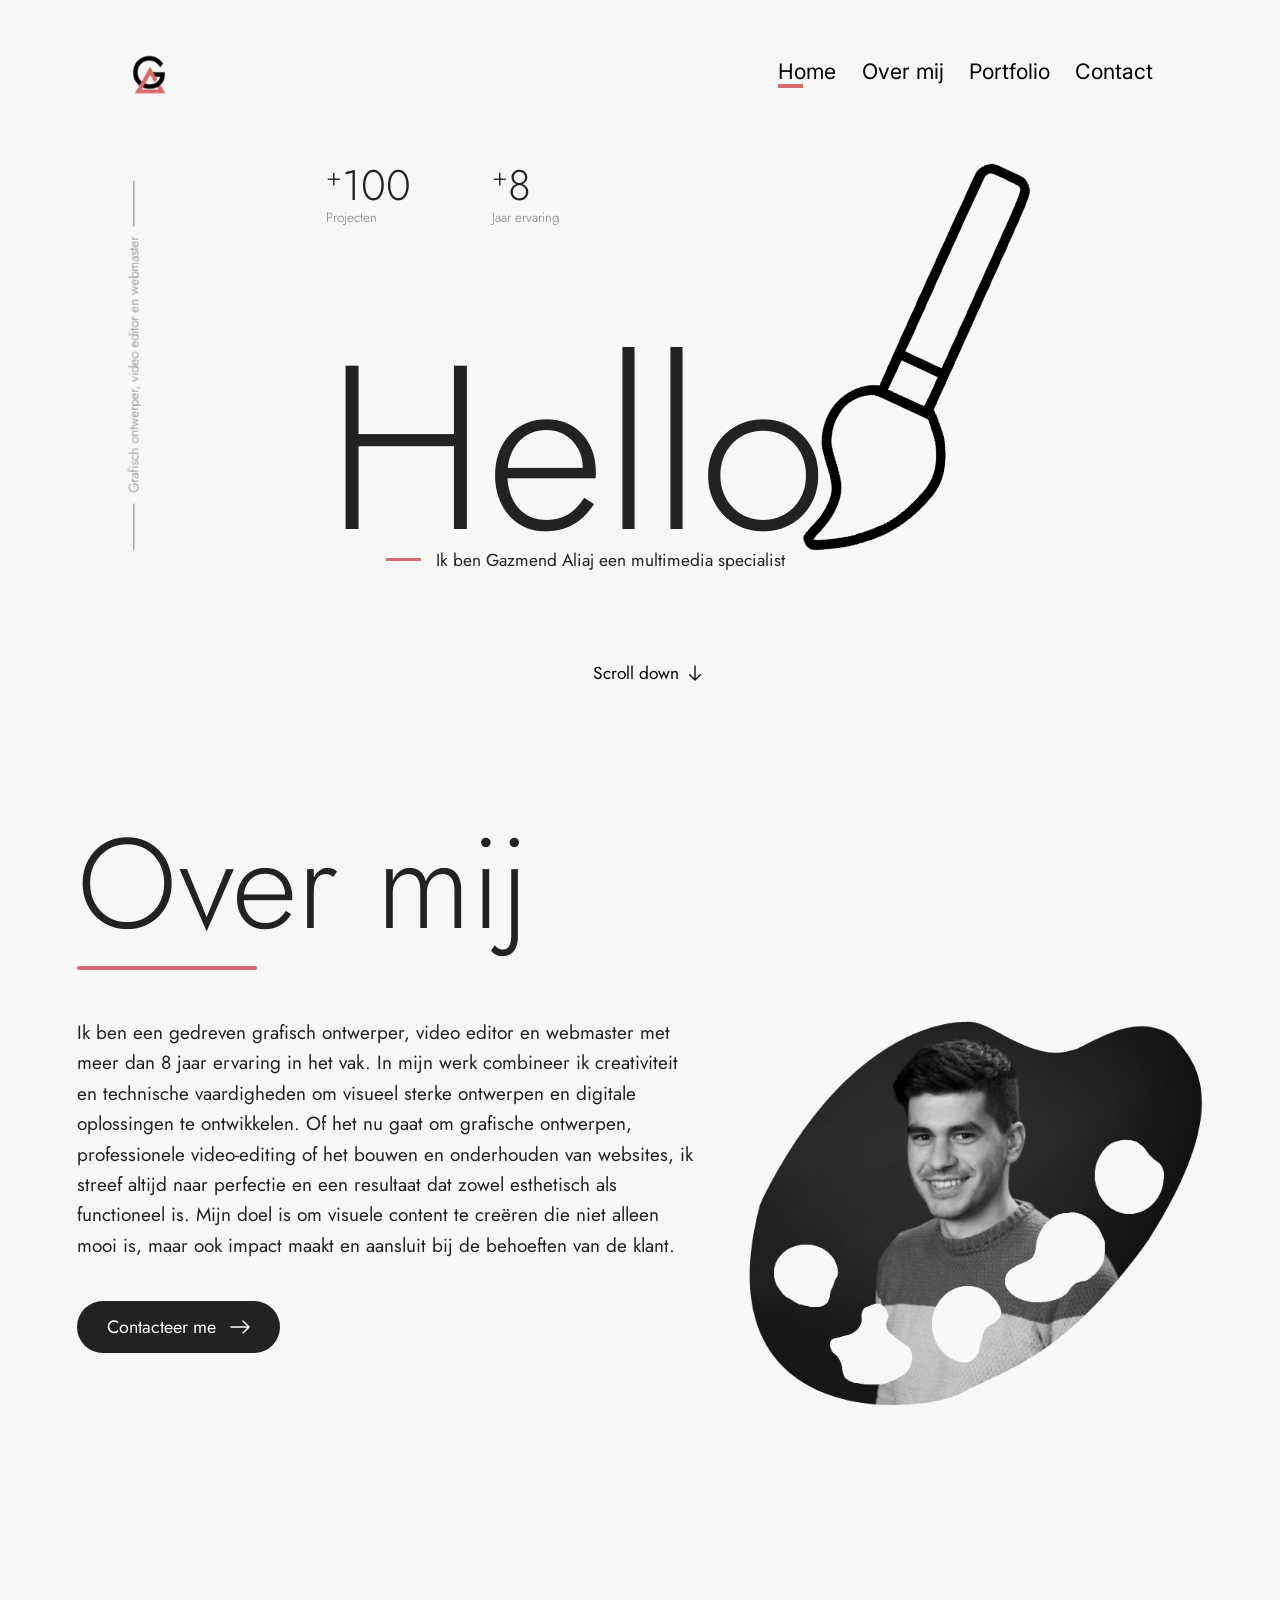
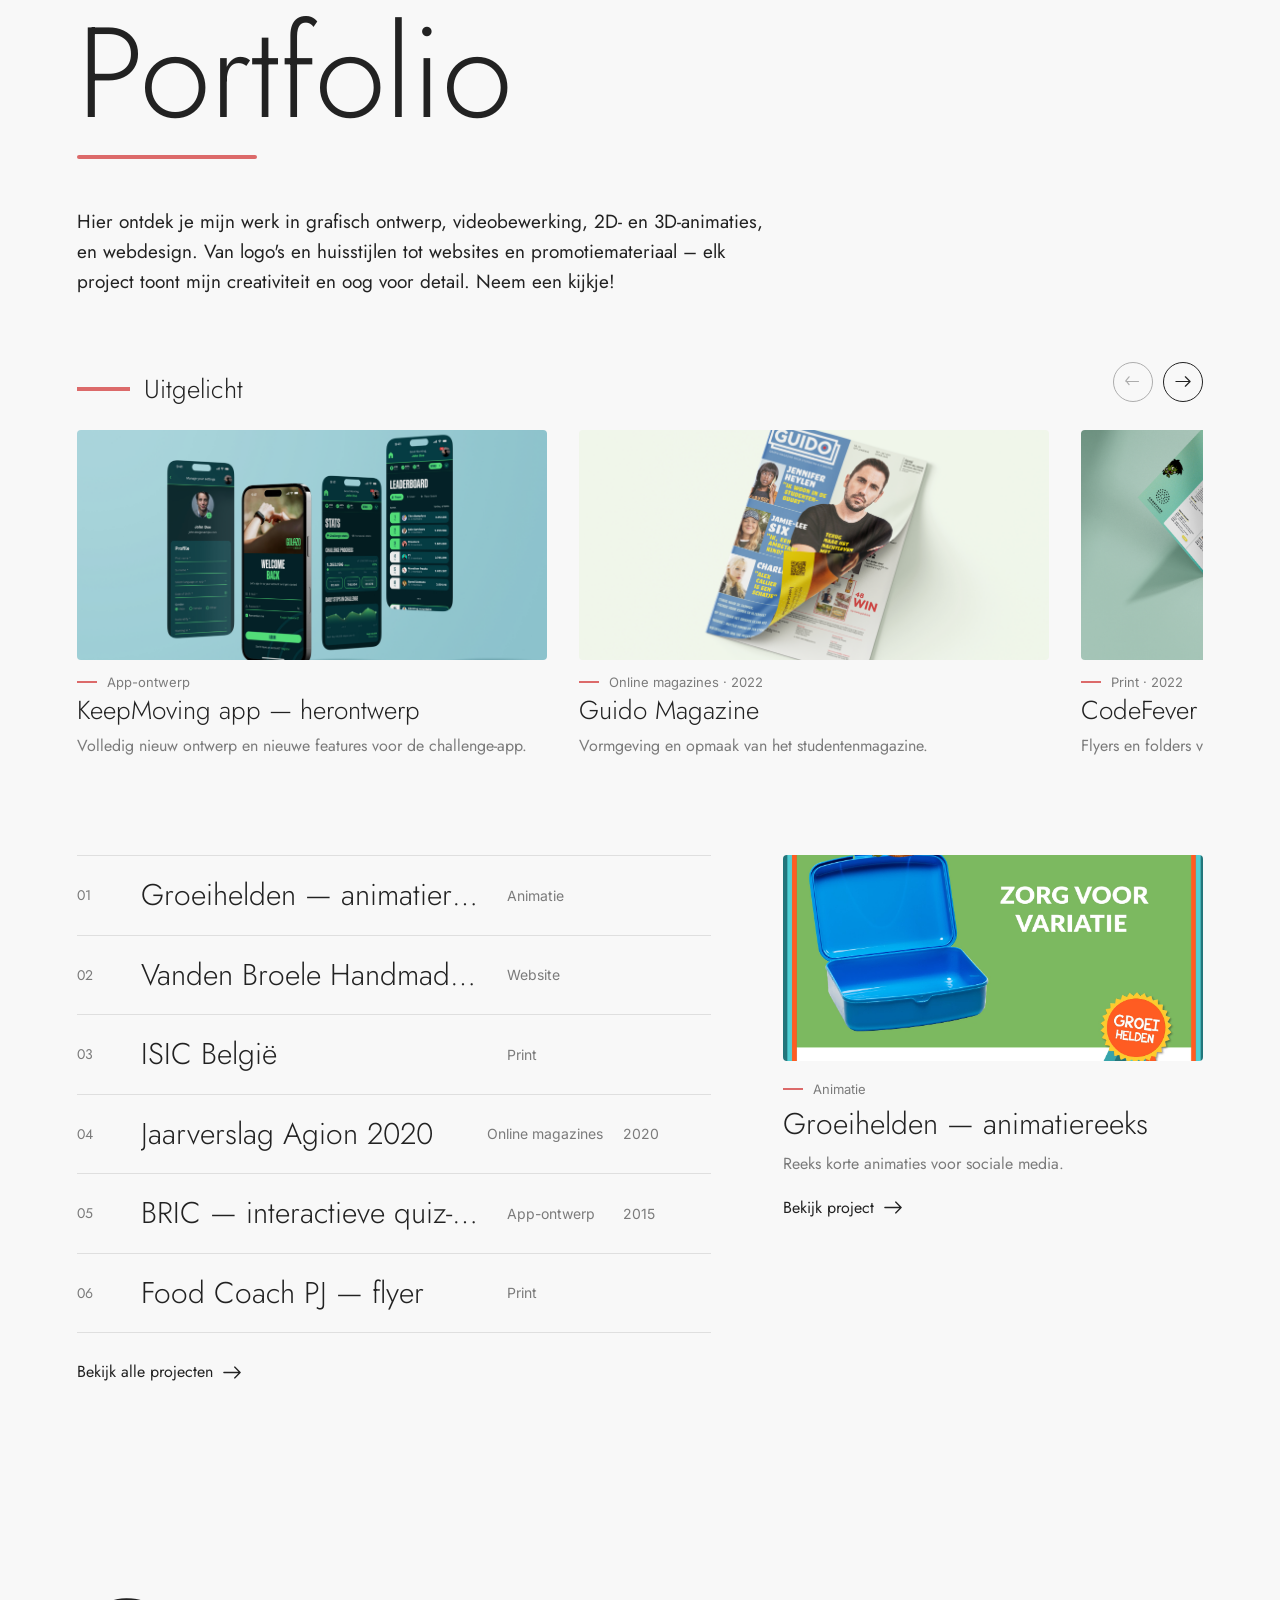
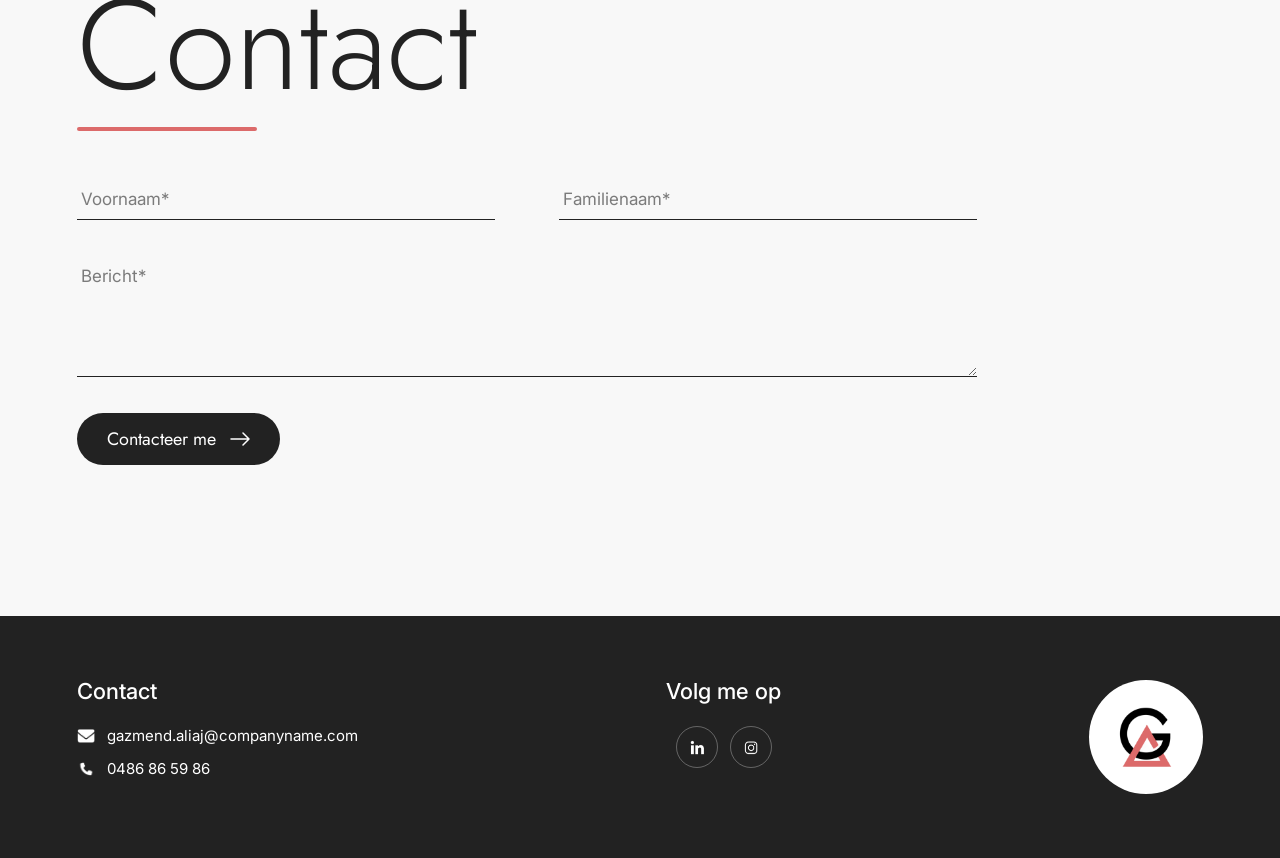
<file: index.html>
<!DOCTYPE html>
<html lang="nl">
<head>
<meta charset="UTF-8">
<meta name="viewport" content="width=device-width, initial-scale=1.0">
<title>Gazmend Aliaj — Grafisch ontwerper, video editor en webmaster</title>
<meta name="description" content="Portfolio van Gazmend Aliaj: grafisch ontwerp, videobewerking, 2D- en 3D-animatie en webdesign.">
<link rel="icon" href="assets/ga-logo.png">
<link rel="stylesheet" href="css/style.css">
</head>
<body>
<header class="header">
<a class="header__logo" href="index.html" aria-label="Gazmend Aliaj — home"><img src="assets/ga-logo.png" alt="Gazmend Aliaj"></a>
<nav class="nav" aria-label="Hoofdnavigatie">
<a class="nav__link" href="index.html#home" aria-current="true">Home</a>
<a class="nav__link" href="index.html#overmij">Over mij</a>
<a class="nav__link" href="index.html#portfolio">Portfolio</a>
<a class="nav__link" href="index.html#contact">Contact</a>
</nav>
<button class="menu-btn" id="menuBtn" aria-expanded="false" aria-controls="menu" aria-label="Menu openen"><span></span><span></span></button>
</header>
<div class="menu" id="menu" data-open="false" role="dialog" aria-modal="true" aria-label="Menu">
<nav class="menu__list" aria-label="Mobiele navigatie">
<a class="menu__item" href="index.html#home" aria-current="true"><span class="menu__n">01</span><span class="menu__label">Home</span></a>
<a class="menu__item" href="index.html#overmij"><span class="menu__n">02</span><span class="menu__label">Over mij</span></a>
<a class="menu__item" href="index.html#portfolio"><span class="menu__n">03</span><span class="menu__label">Portfolio</span></a>
<a class="menu__item" href="index.html#contact"><span class="menu__n">04</span><span class="menu__label">Contact</span></a>
</nav>
<div class="menu__foot">
<span class="dash"></span>
<a href="mailto:gazmend.aliaj@companyname.com">gazmend.aliaj@companyname.com</a>
<a href="tel:0486865986">0486 86 59 86</a>
</div>
</div>
<main>

<section class="hero" id="home">
<div class="hero__block">
<p class="hero__role">Grafisch ontwerper, video editor en webmaster</p>
<div class="hero__stats">
<div class="stat"><span class="stat__value"><span class="stat__plus">+</span>100</span><span class="stat__label">Projecten</span></div>
<div class="stat"><span class="stat__value"><span class="stat__plus">+</span>8</span><span class="stat__label">Jaar ervaring</span></div>
</div>
<div class="hero__main">
<div class="hero__word">
<h1 class="hero__title">Hello</h1>
<img class="hero__brush" src="assets/hero-graphic.png" width="900" height="900" alt="" aria-hidden="true">
</div>
<p class="hero__sub"><span class="dash"></span>Ik ben Gazmend Aliaj een multimedia specialist</p>
</div>
</div>
<a class="scroll-down" href="#overmij">Scroll down<svg width="16" height="16" viewBox="0 0 18 18" fill="none" aria-hidden="true"><path d="M9 1v16M9 17l6-6M9 17l-6-6" stroke="currentColor" stroke-width="1.5" stroke-linecap="round" stroke-linejoin="round"/></svg></a>
</section>

<section class="section" id="overmij">
<h2 class="section-title">Over mij</h2>
<span class="title-rule"></span>
<div class="about__grid">
<img class="about__photo about__photo--mobile" src="assets/palet-foto.png" width="598" height="509" alt="Werkpalet van Gazmend Aliaj" loading="lazy">
<div class="about__body">
<p>Ik ben een gedreven grafisch ontwerper, video editor en webmaster met meer dan 8 jaar ervaring in het vak. In mijn werk combineer ik creativiteit en technische vaardigheden om visueel sterke ontwerpen en digitale oplossingen te ontwikkelen. Of het nu gaat om grafische ontwerpen, professionele video-editing of het bouwen en onderhouden van websites, ik streef altijd naar perfectie en een resultaat dat zowel esthetisch als functioneel is. Mijn doel is om visuele content te creëren die niet alleen mooi is, maar ook impact maakt en aansluit bij de behoeften van de klant.</p>
<a class="btn" href="#contact">Contacteer me<svg width="20" height="14" viewBox="0 0 20 14" fill="none" aria-hidden="true"><path d="M1 7h18M13 1l6 6-6 6" stroke="currentColor" stroke-width="1.5" stroke-linecap="round" stroke-linejoin="round"/></svg></a>
</div>
<img class="about__photo about__photo--desktop" src="assets/palet-foto.png" width="598" height="509" alt="Werkpalet van Gazmend Aliaj" loading="lazy">
</div>
</section>

<section class="section" id="portfolio">
<h2 class="section-title">Portfolio</h2>
<span class="title-rule"></span>
<p class="lede">Hier ontdek je mijn werk in grafisch ontwerp, videobewerking, 2D- en 3D-animaties, en webdesign. Van logo's en huisstijlen tot websites en promotiemateriaal – elk project toont mijn creativiteit en oog voor detail. Neem een kijkje!</p>

<section class="rail" aria-labelledby="railTitle">
<div class="rail__head">
<div class="rail__title"><span class="dash"></span><h3 id="railTitle">Uitgelicht</h3></div>
<div class="rail__controls">
<button class="circle-btn" id="railPrev" aria-label="Vorige"><svg width="16" height="11" viewBox="0 0 20 14" fill="none" aria-hidden="true"><path d="M17 7H1M5 1 1 6l4 5" stroke="currentColor" stroke-width="1.5" stroke-linecap="round" stroke-linejoin="round"/></svg></button>
<button class="circle-btn" id="railNext" aria-label="Volgende"><svg width="16" height="11" viewBox="0 0 20 14" fill="none" aria-hidden="true"><path d="M1 7h18M13 1l6 6-6 6" stroke="currentColor" stroke-width="1.5" stroke-linecap="round" stroke-linejoin="round"/></svg></button>
</div>
</div>
<div class="rail__track" id="railTrack"></div>
<p class="rail__hint">Veeg voor meer →</p>
</section>

<div class="index-wrap">
<div>
<div id="indexRows"></div>
<div class="index-foot" id="indexFoot"><a class="arrow-link" href="projecten.html">Bekijk alle projecten<svg width="18" height="13" viewBox="0 0 20 14" fill="none" aria-hidden="true"><path d="M1 7h18M13 1l6 6-6 6" stroke="currentColor" stroke-width="1.5" stroke-linecap="round" stroke-linejoin="round"/></svg></a></div>
</div>
<aside class="preview" id="preview" aria-live="polite"></aside>
</div>
</section>

<section class="section" id="contact">
<h2 class="section-title">Contact</h2>
<span class="title-rule"></span>
<form class="form" id="contactForm" novalidate>
<div class="form__row">
<div class="field"><label class="visually-hidden" for="voornaam">Voornaam</label><input type="text" id="voornaam" name="voornaam" placeholder="Voornaam*" required></div>
<div class="field"><label class="visually-hidden" for="familienaam">Familienaam</label><input type="text" id="familienaam" name="familienaam" placeholder="Familienaam*" required></div>
</div>
<div class="field"><label class="visually-hidden" for="bericht">Bericht</label><textarea id="bericht" name="bericht" rows="5" placeholder="Bericht*" required></textarea></div>
<button class="btn" type="submit">Contacteer me<svg width="20" height="14" viewBox="0 0 20 14" fill="none" aria-hidden="true"><path d="M1 7h18M13 1l6 6-6 6" stroke="currentColor" stroke-width="1.5" stroke-linecap="round" stroke-linejoin="round"/></svg></button>
<p class="form__status" role="status" id="formStatus"></p>
</form>
</section>

</main>
<footer class="footer">
<a class="footer__badge" href="index.html" aria-label="Gazmend Aliaj — home"><img src="assets/ga-logo.png" alt=""></a>
<div class="footer__col">
<h3>Contact</h3>
<a class="footer__line" href="mailto:gazmend.aliaj@companyname.com"><img src="assets/icon-email.png" alt=""><span>gazmend.aliaj@companyname.com</span></a>
<a class="footer__line" href="tel:0486865986"><img src="assets/icon-phone.png" alt="">0486 86 59 86</a>
</div>
<div class="footer__col footer__col--socials">
<h3>Volg me op</h3>
<div class="footer__socials">
<a class="social" href="#" aria-label="LinkedIn"><img src="assets/icon-linkedin.png" alt=""></a>
<a class="social" href="#" aria-label="Instagram"><img src="assets/icon-instagram.png" alt=""></a>
</div>
</div>
</footer>
<script src="js/portfolio-data.js"></script>
<script src="js/ui.js"></script>
<script src="js/home.js"></script>
</body>
</html>
</file>
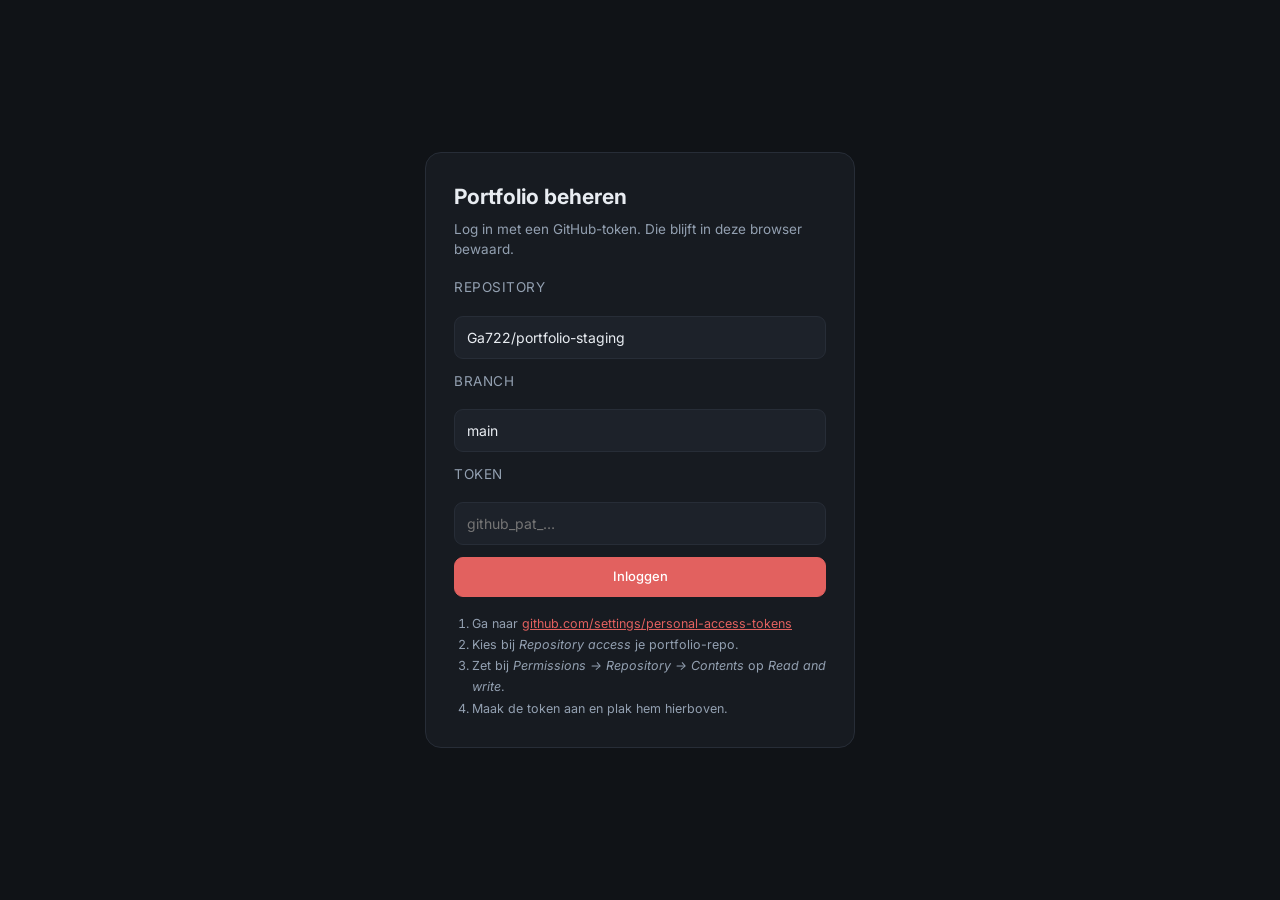
<file: admin/index.html>
<!DOCTYPE html>
<html lang="nl">
<head>
<meta charset="utf-8">
<meta name="viewport" content="width=device-width,initial-scale=1">
<meta name="robots" content="noindex">
<title>Portfolio beheren — Gazmend Aliaj</title>
<link rel="preconnect" href="https://fonts.googleapis.com"><link rel="preconnect" href="https://fonts.gstatic.com" crossorigin>
<link href="https://fonts.googleapis.com/css2?family=Inter:wght@400;500;600;700&display=swap" rel="stylesheet">
<link rel="stylesheet" href="style.css">
</head>
<body>
<div id="root"><div class="empty">Laden…</div></div>
<script src="github.js"></script>
<script src="app.js"></script>
<script src="editor.js"></script>
</body>
</html>
</file>
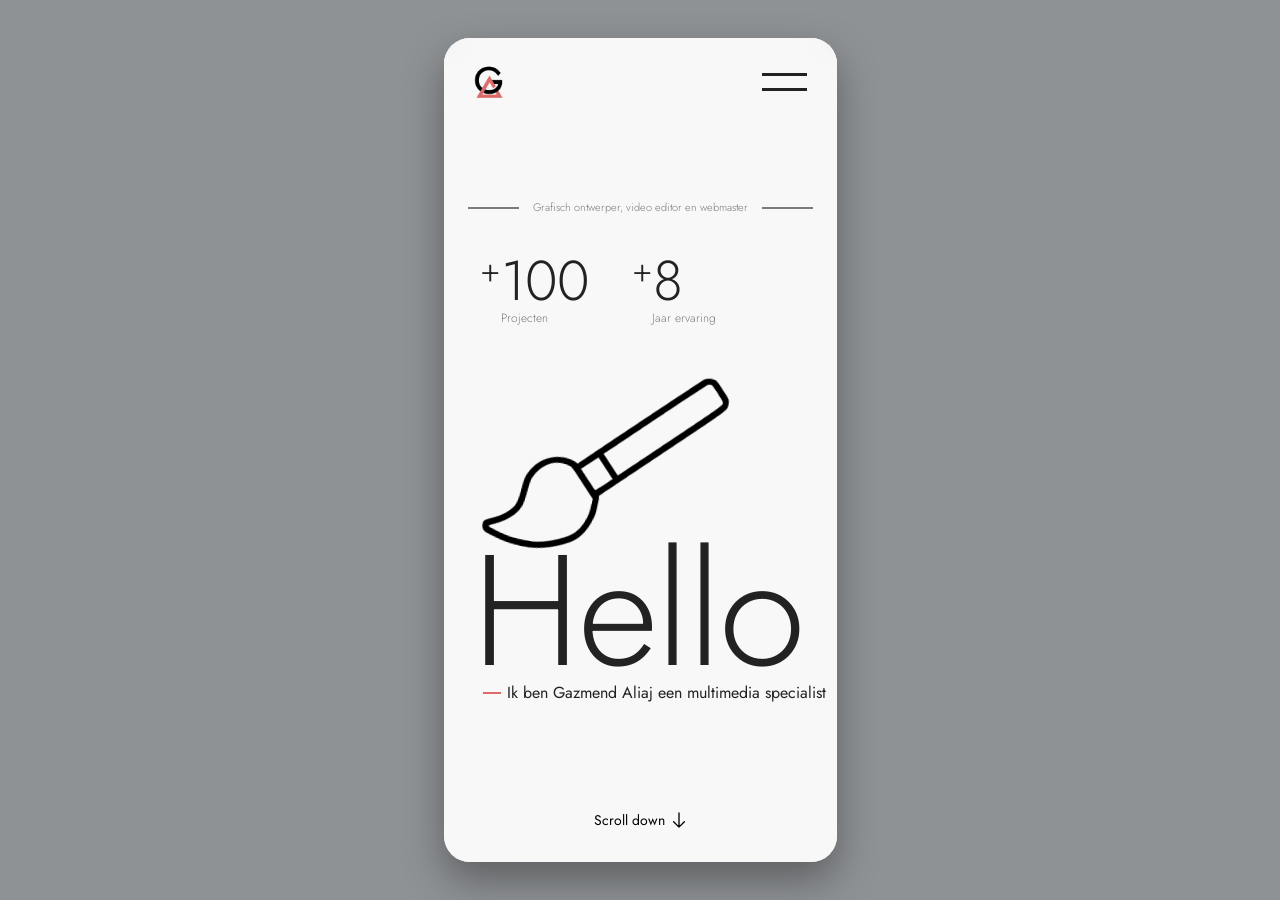
<file: _preview-phone.html>
<!DOCTYPE html>
<html lang="nl"><head><meta charset="utf-8"><title>Telefoonweergave</title>
<style>html,body{margin:0;height:100%;background:#8f9295;display:grid;place-items:center;font-family:system-ui}iframe{width:393px;height:824px;border:0;border-radius:26px;background:#fff;box-shadow:0 18px 40px rgba(0,0,0,.35)}</style>
</head><body><iframe src="index.html" title="Telefoonweergave"></iframe></body></html>
</file>
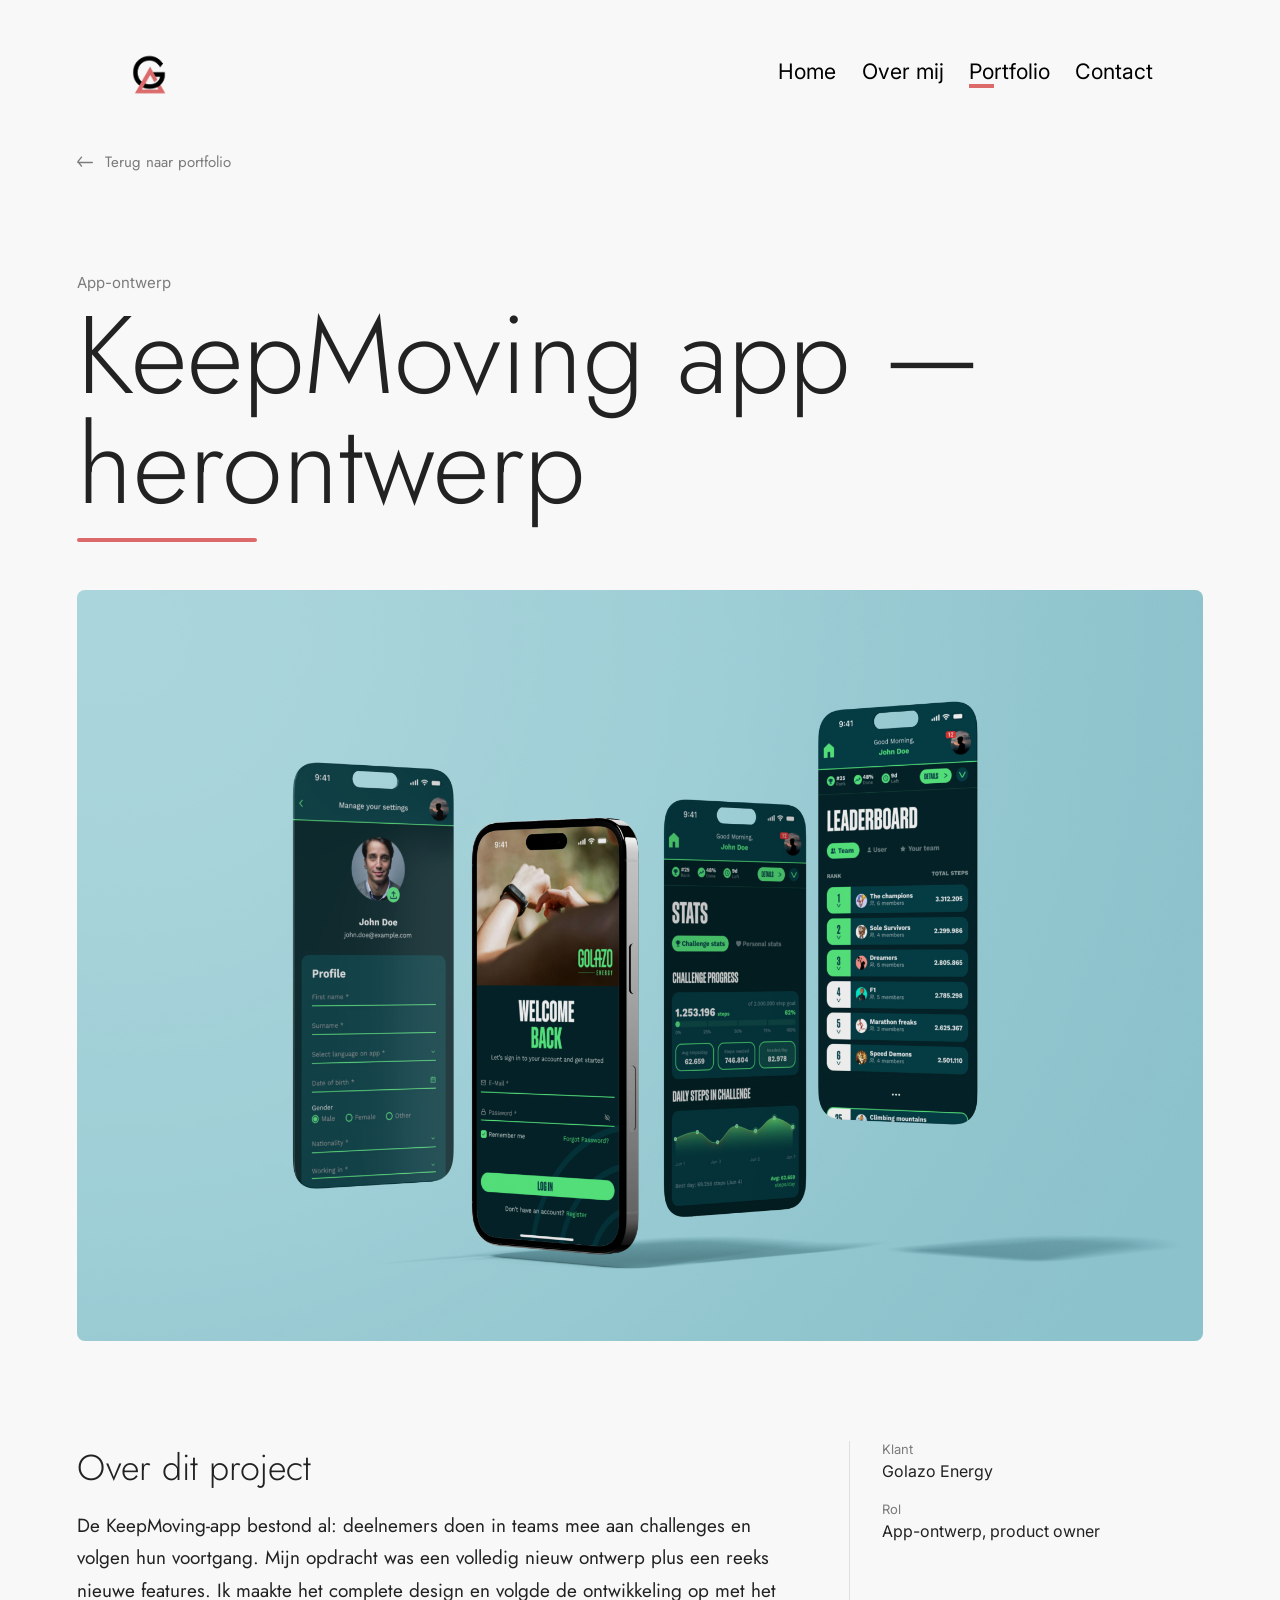
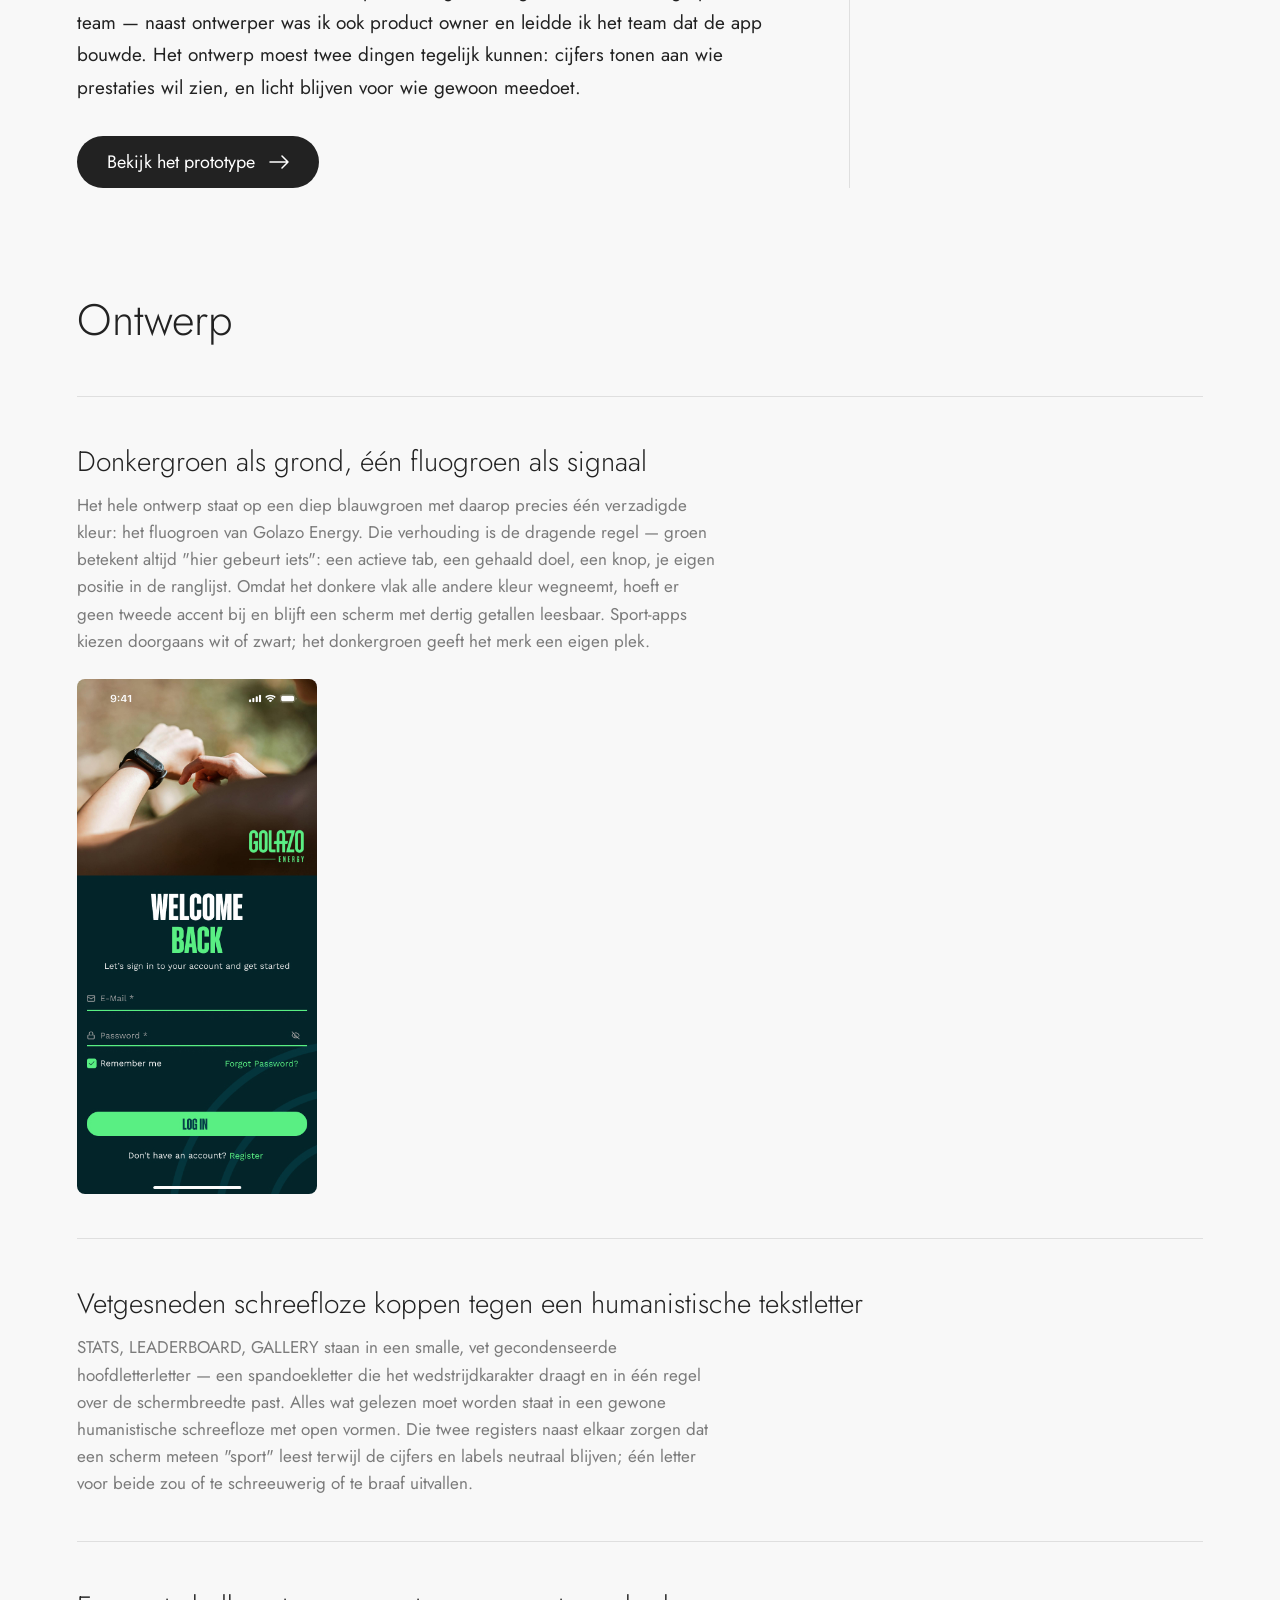
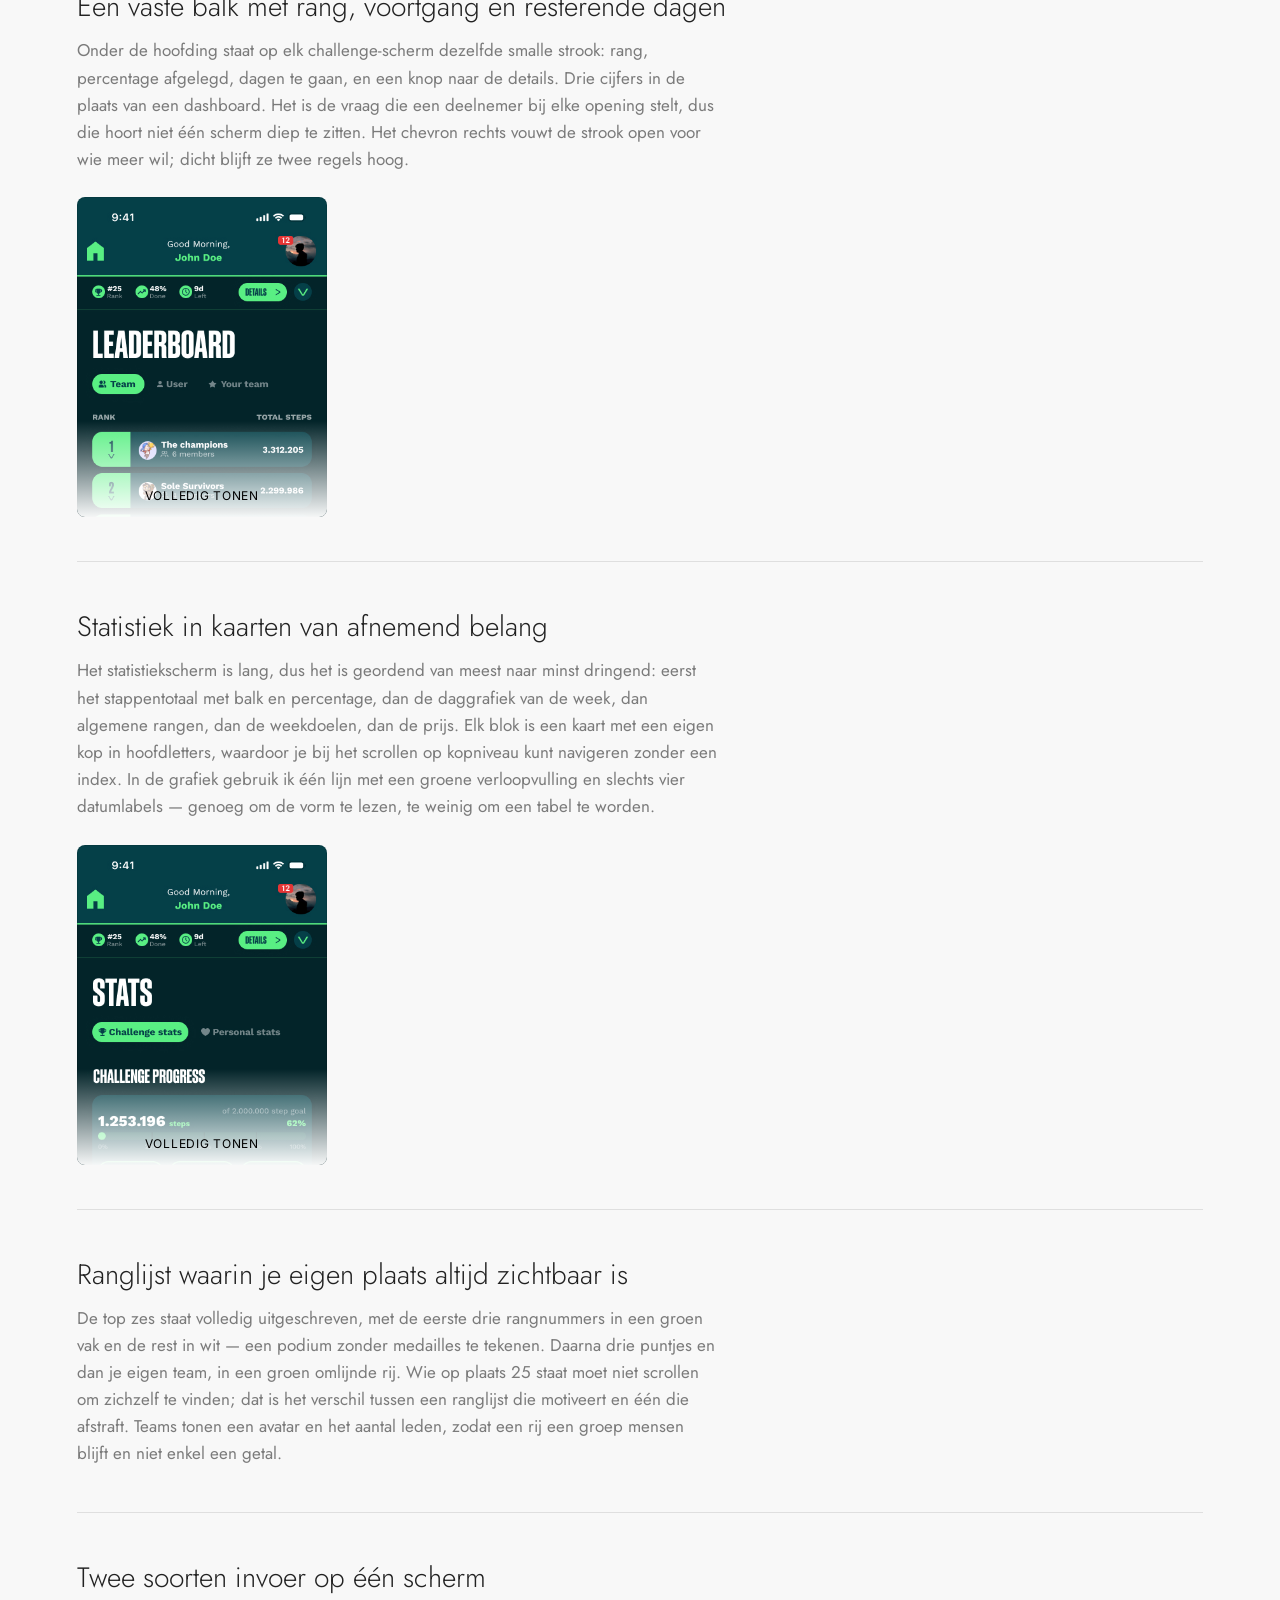
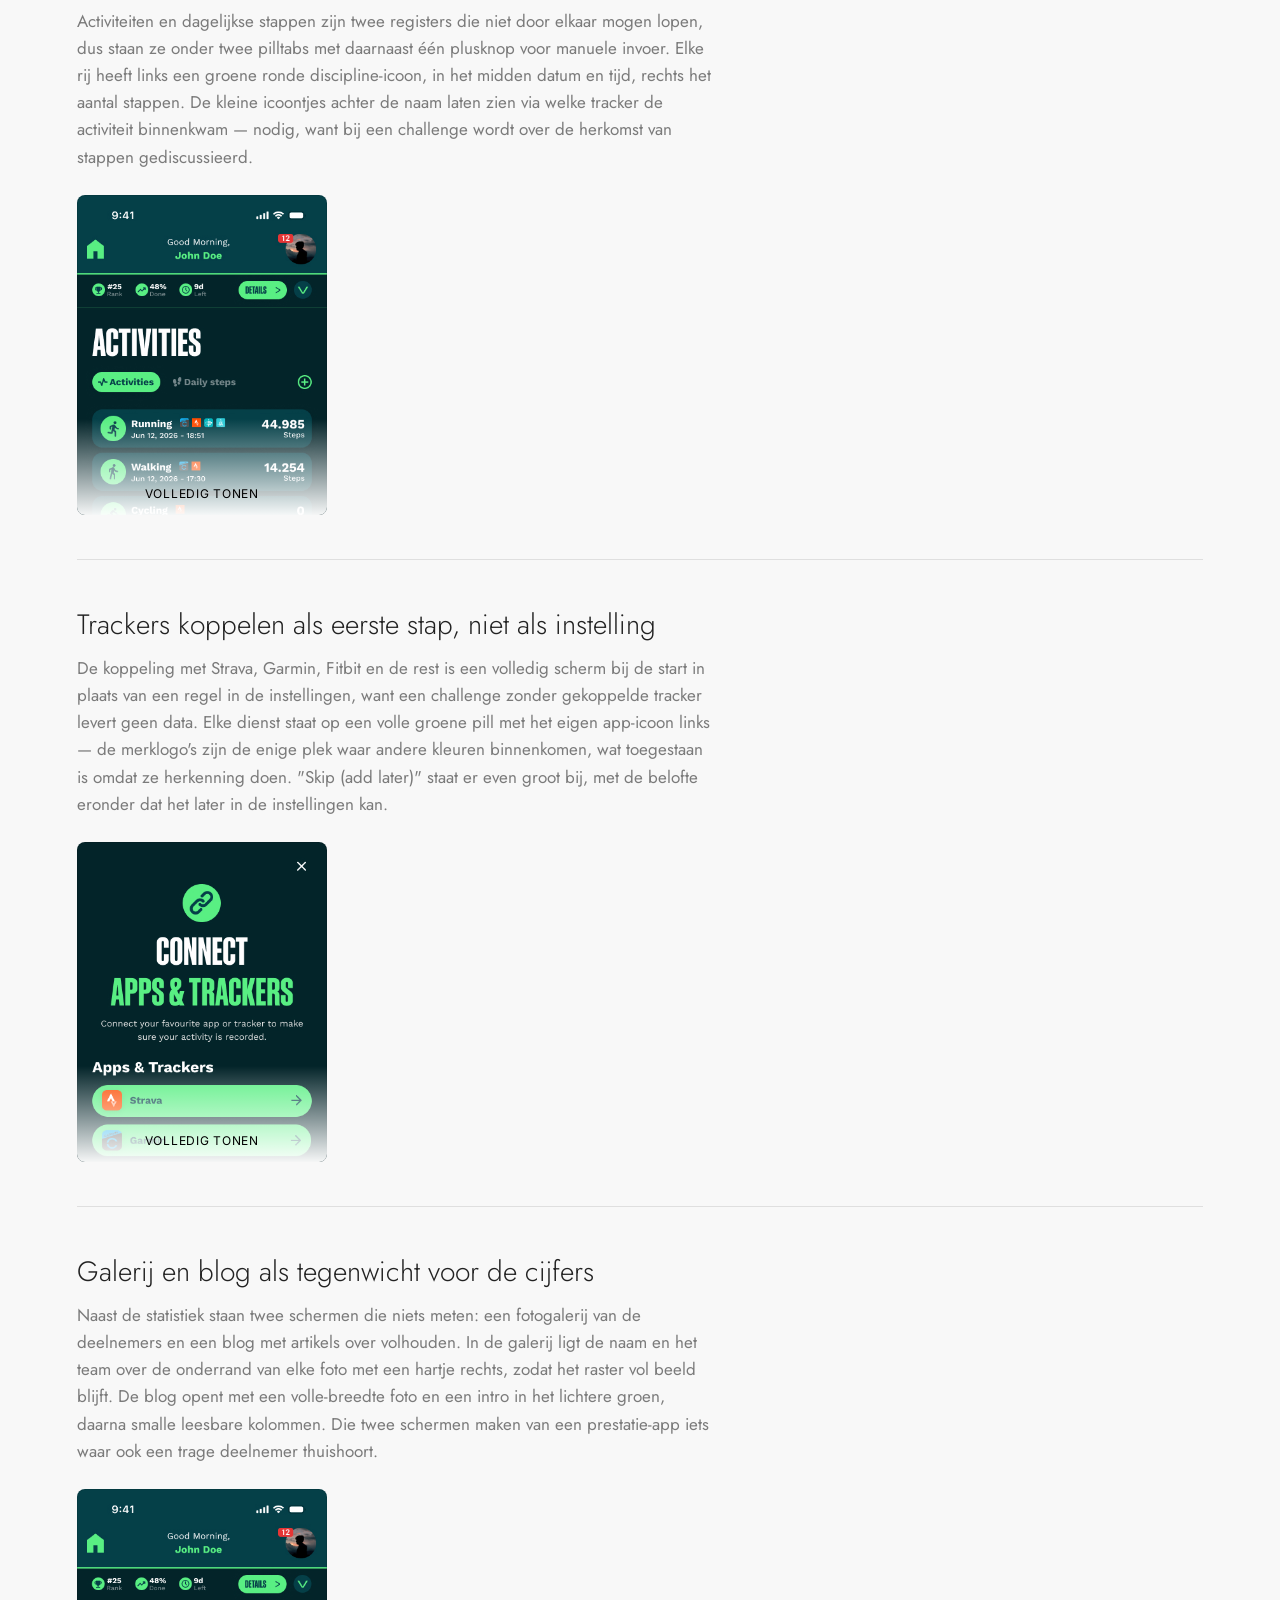
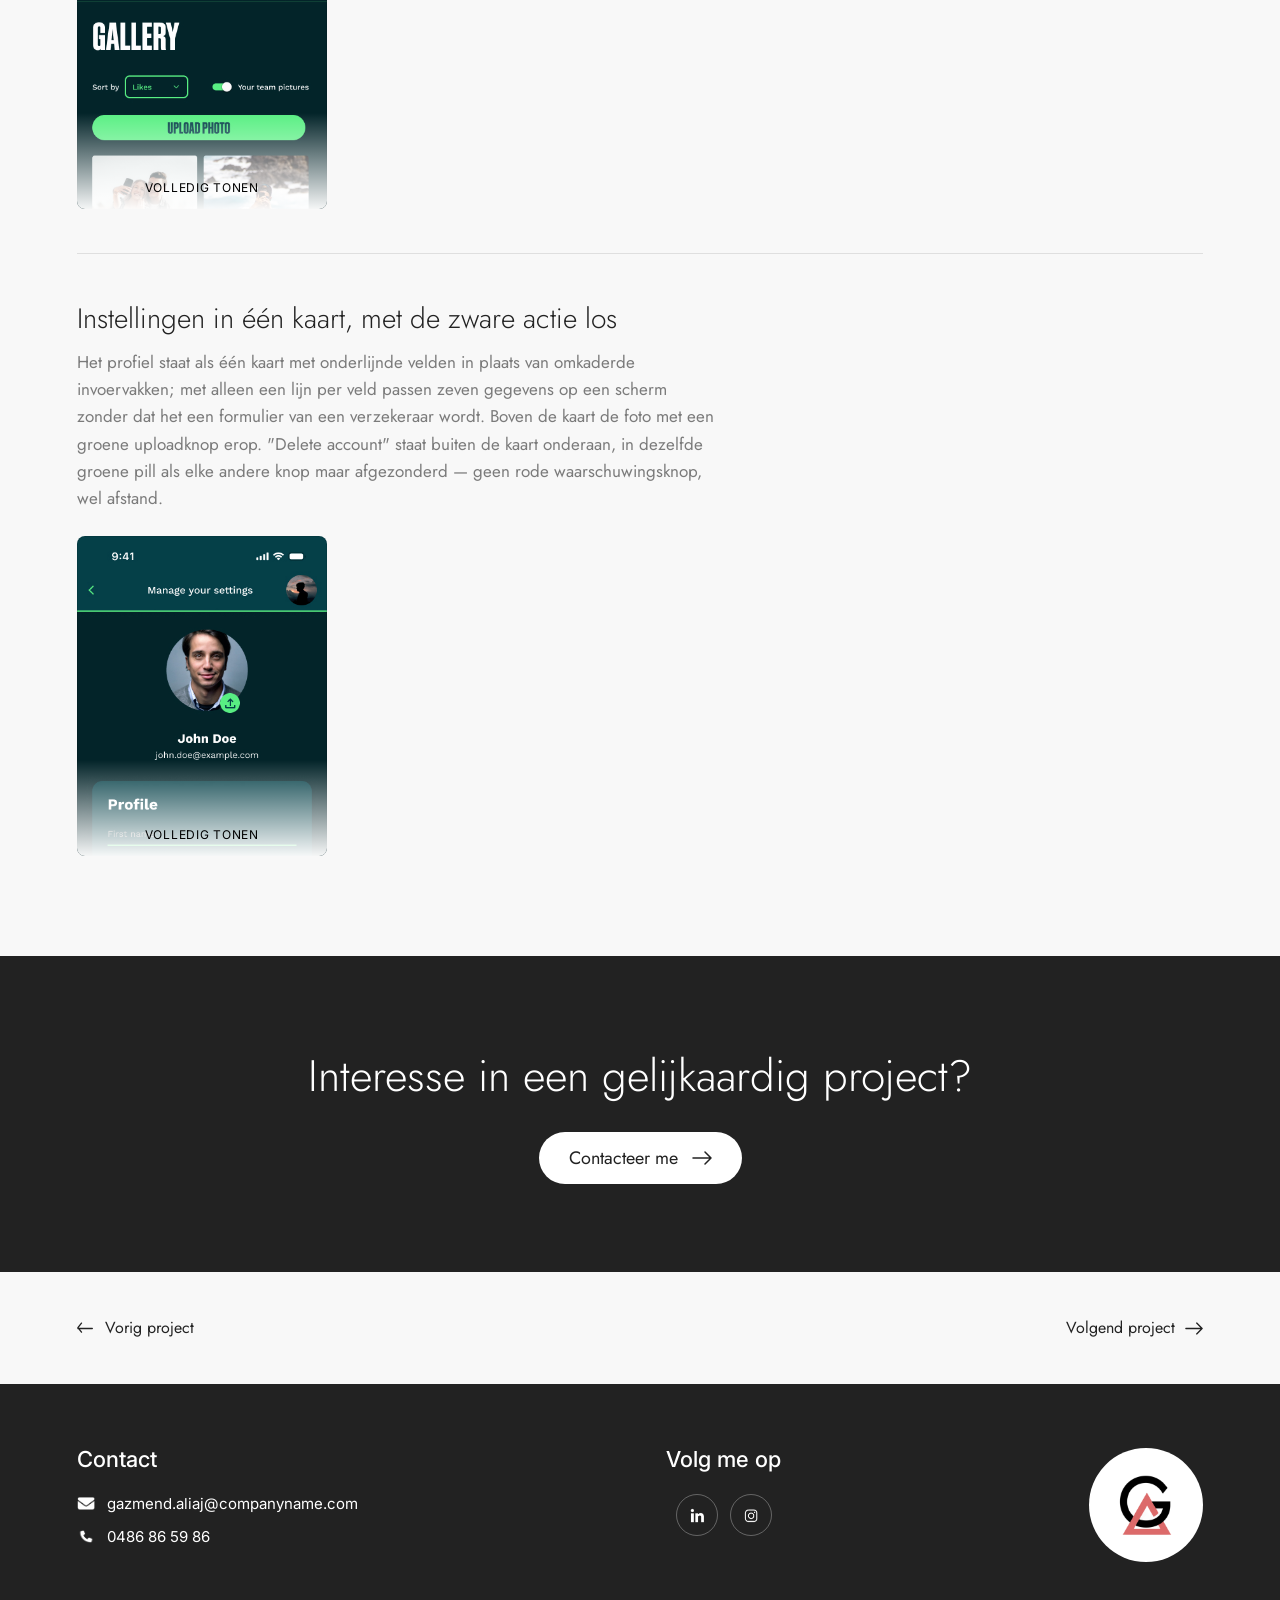
<file: project.html>
<!DOCTYPE html>
<html lang="nl">
<head>
<meta charset="UTF-8">
<meta name="viewport" content="width=device-width, initial-scale=1.0">
<title>Project — Gazmend Aliaj</title>
<meta name="description" content="Een project uit het portfolio van Gazmend Aliaj.">
<link rel="icon" href="assets/ga-logo.png">
<link rel="stylesheet" href="css/style.css">
</head>
<body>
<header class="header">
<a class="header__logo" href="index.html" aria-label="Gazmend Aliaj — home"><img src="assets/ga-logo.png" alt="Gazmend Aliaj"></a>
<nav class="nav" aria-label="Hoofdnavigatie">
<a class="nav__link" href="index.html#home">Home</a>
<a class="nav__link" href="index.html#overmij">Over mij</a>
<a class="nav__link" href="index.html#portfolio" aria-current="true">Portfolio</a>
<a class="nav__link" href="index.html#contact">Contact</a>
</nav>
<button class="menu-btn" id="menuBtn" aria-expanded="false" aria-controls="menu" aria-label="Menu openen"><span></span><span></span></button>
</header>
<div class="menu" id="menu" data-open="false" role="dialog" aria-modal="true" aria-label="Menu">
<nav class="menu__list" aria-label="Mobiele navigatie">
<a class="menu__item" href="index.html#home"><span class="menu__n">01</span><span class="menu__label">Home</span></a>
<a class="menu__item" href="index.html#overmij"><span class="menu__n">02</span><span class="menu__label">Over mij</span></a>
<a class="menu__item" href="index.html#portfolio" aria-current="true"><span class="menu__n">03</span><span class="menu__label">Portfolio</span></a>
<a class="menu__item" href="index.html#contact"><span class="menu__n">04</span><span class="menu__label">Contact</span></a>
</nav>
<div class="menu__foot">
<span class="dash"></span>
<a href="mailto:gazmend.aliaj@companyname.com">gazmend.aliaj@companyname.com</a>
<a href="tel:0486865986">0486 86 59 86</a>
</div>
</div>
<main id="project">
<div class="crumb"><a class="arrow-link arrow-link--muted" href="index.html#portfolio"><svg width="18" height="13" viewBox="0 0 20 14" fill="none" aria-hidden="true"><path d="M17 7H1M5 1 1 6l4 5" stroke="currentColor" stroke-width="1.5" stroke-linecap="round" stroke-linejoin="round"/></svg>Terug naar portfolio</a></div>
<section class="project__head">
<p class="project__eyebrow" id="pEyebrow"></p>
<h1 class="project__title" id="pTitle"></h1>
<span class="title-rule"></span>
</section>
<section class="project__hero"><div class="block" id="pHero" role="img" aria-label="Projectbeeld"></div></section>
<section class="project__body">
<div><h2>Over dit project</h2><p id="pDescription"></p><div class="project__actions" id="pActions"></div></div>
<dl class="facts" id="pFacts"></dl>
</section>
<section class="project__gallery" id="pGallery"></section>
<section class="project__process" id="pProcess"></section>
<section class="cta-band">
<p>Interesse in een gelijkaardig project?</p>
<a class="btn btn--light" href="index.html#contact">Contacteer me<svg width="20" height="14" viewBox="0 0 20 14" fill="none" aria-hidden="true"><path d="M1 7h18M13 1l6 6-6 6" stroke="currentColor" stroke-width="1.5" stroke-linecap="round" stroke-linejoin="round"/></svg></a>
</section>
<nav class="project__nav" aria-label="Projectnavigatie">
<a class="arrow-link" id="pPrev" href="#"><svg width="18" height="13" viewBox="0 0 20 14" fill="none" aria-hidden="true"><path d="M17 7H1M5 1 1 6l4 5" stroke="currentColor" stroke-width="1.5" stroke-linecap="round" stroke-linejoin="round"/></svg>Vorig project</a>
<a class="arrow-link" id="pNext" href="#">Volgend project<svg width="18" height="13" viewBox="0 0 20 14" fill="none" aria-hidden="true"><path d="M1 7h18M13 1l6 6-6 6" stroke="currentColor" stroke-width="1.5" stroke-linecap="round" stroke-linejoin="round"/></svg></a>
</nav>
</main>
<footer class="footer">
<a class="footer__badge" href="index.html" aria-label="Gazmend Aliaj — home"><img src="assets/ga-logo.png" alt=""></a>
<div class="footer__col">
<h3>Contact</h3>
<a class="footer__line" href="mailto:gazmend.aliaj@companyname.com"><img src="assets/icon-email.png" alt=""><span>gazmend.aliaj@companyname.com</span></a>
<a class="footer__line" href="tel:0486865986"><img src="assets/icon-phone.png" alt="">0486 86 59 86</a>
</div>
<div class="footer__col footer__col--socials">
<h3>Volg me op</h3>
<div class="footer__socials">
<a class="social" href="#" aria-label="LinkedIn"><img src="assets/icon-linkedin.png" alt=""></a>
<a class="social" href="#" aria-label="Instagram"><img src="assets/icon-instagram.png" alt=""></a>
</div>
</div>
</footer>
<script src="js/portfolio-data.js"></script>
<script src="js/ui.js"></script>
<script src="js/project.js"></script>
</body>
</html>
</file>
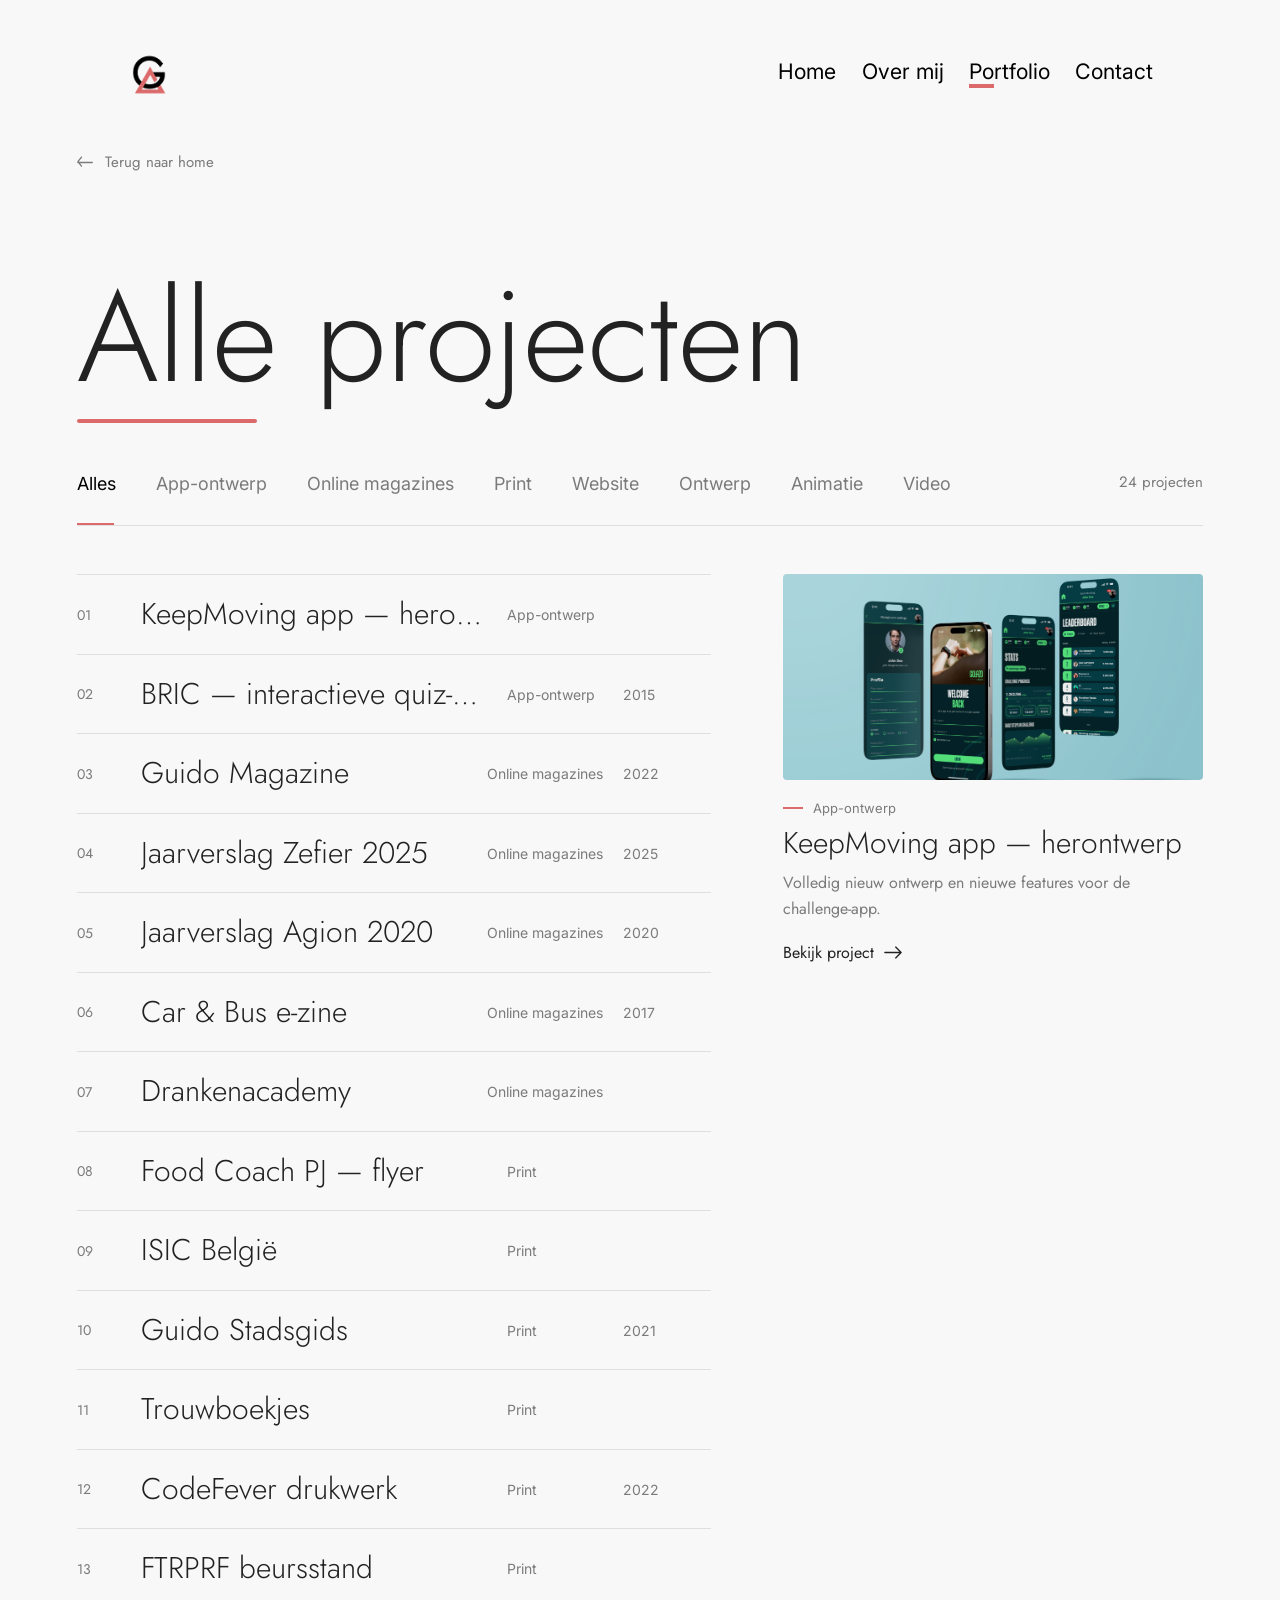
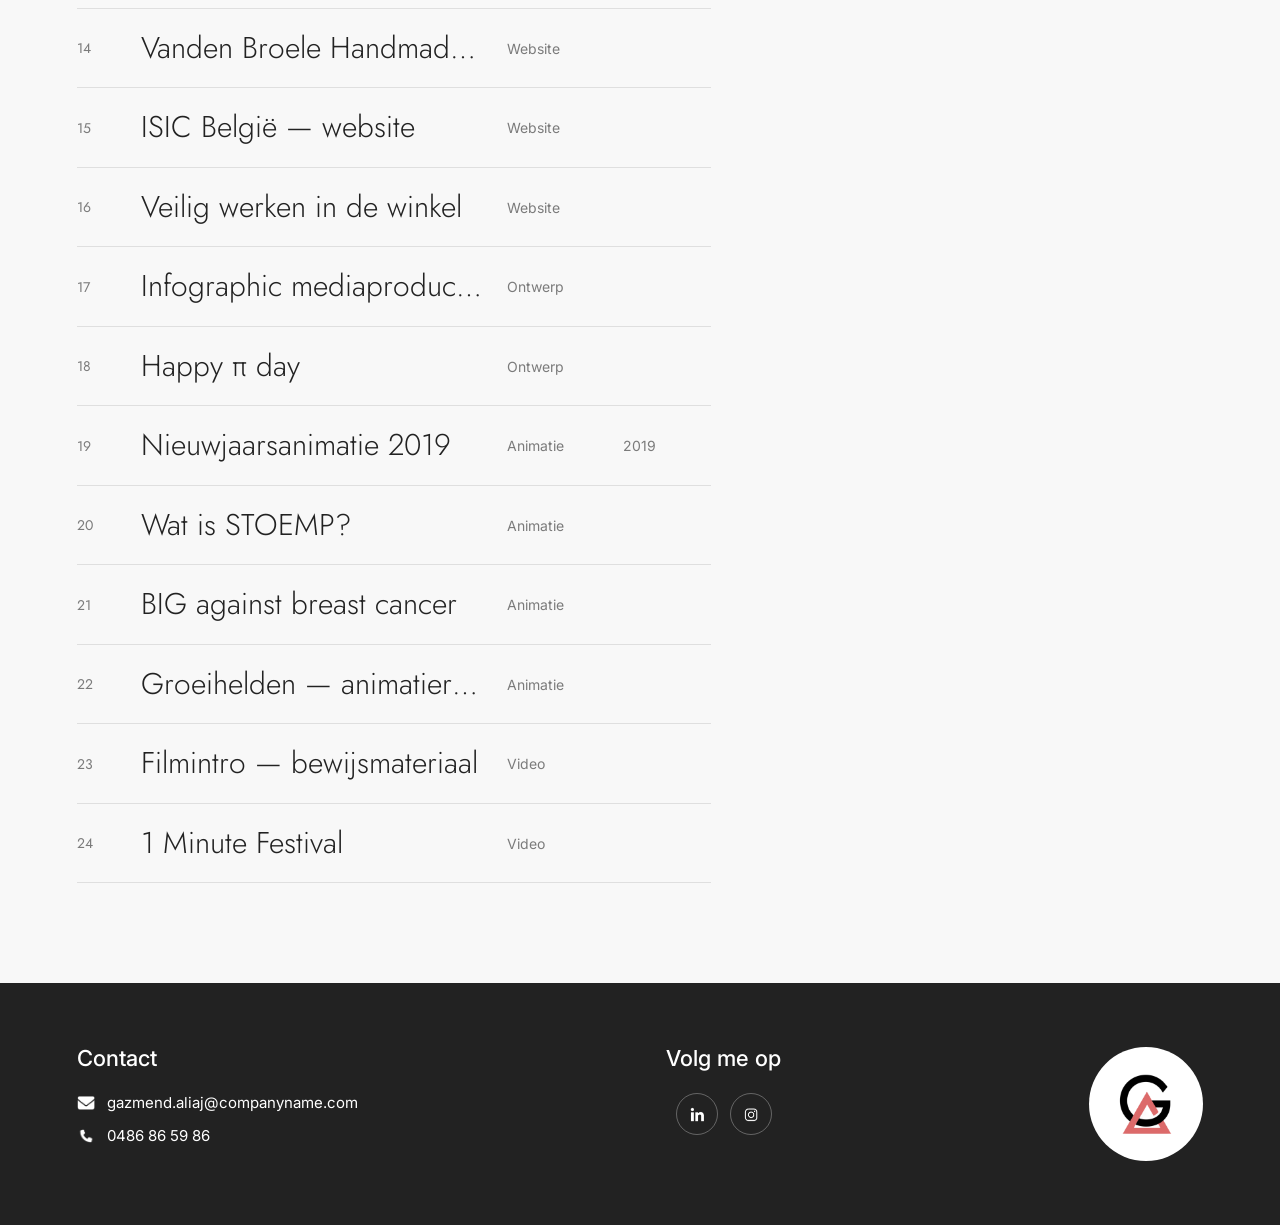
<file: projecten.html>
<!DOCTYPE html>
<html lang="nl">
<head>
<meta charset="UTF-8">
<meta name="viewport" content="width=device-width, initial-scale=1.0">
<title>Alle projecten — Gazmend Aliaj</title>
<meta name="description" content="Het volledige portfolio van Gazmend Aliaj, te filteren op ontwerp, video, animatie en website.">
<link rel="icon" href="assets/ga-logo.png">
<link rel="stylesheet" href="css/style.css">
</head>
<body>
<header class="header">
<a class="header__logo" href="index.html" aria-label="Gazmend Aliaj — home"><img src="assets/ga-logo.png" alt="Gazmend Aliaj"></a>
<nav class="nav" aria-label="Hoofdnavigatie">
<a class="nav__link" href="index.html#home">Home</a>
<a class="nav__link" href="index.html#overmij">Over mij</a>
<a class="nav__link" href="index.html#portfolio" aria-current="true">Portfolio</a>
<a class="nav__link" href="index.html#contact">Contact</a>
</nav>
<button class="menu-btn" id="menuBtn" aria-expanded="false" aria-controls="menu" aria-label="Menu openen"><span></span><span></span></button>
</header>
<div class="menu" id="menu" data-open="false" role="dialog" aria-modal="true" aria-label="Menu">
<nav class="menu__list" aria-label="Mobiele navigatie">
<a class="menu__item" href="index.html#home"><span class="menu__n">01</span><span class="menu__label">Home</span></a>
<a class="menu__item" href="index.html#overmij"><span class="menu__n">02</span><span class="menu__label">Over mij</span></a>
<a class="menu__item" href="index.html#portfolio" aria-current="true"><span class="menu__n">03</span><span class="menu__label">Portfolio</span></a>
<a class="menu__item" href="index.html#contact"><span class="menu__n">04</span><span class="menu__label">Contact</span></a>
</nav>
<div class="menu__foot">
<span class="dash"></span>
<a href="mailto:gazmend.aliaj@companyname.com">gazmend.aliaj@companyname.com</a>
<a href="tel:0486865986">0486 86 59 86</a>
</div>
</div>
<main>
<div class="crumb"><a class="arrow-link arrow-link--muted" href="index.html#portfolio"><svg width="18" height="13" viewBox="0 0 20 14" fill="none" aria-hidden="true"><path d="M17 7H1M5 1 1 6l4 5" stroke="currentColor" stroke-width="1.5" stroke-linecap="round" stroke-linejoin="round"/></svg>Terug naar home</a></div>
<section class="section">
<h2 class="section-title">Alle projecten</h2>
<span class="title-rule"></span>
<div class="filters" id="filters" role="group" aria-label="Filter op discipline"></div>
<div class="index-wrap">
<div id="indexRows"></div>
<aside class="preview" id="preview" aria-live="polite"></aside>
</div>
</section>
</main>
<footer class="footer">
<a class="footer__badge" href="index.html" aria-label="Gazmend Aliaj — home"><img src="assets/ga-logo.png" alt=""></a>
<div class="footer__col">
<h3>Contact</h3>
<a class="footer__line" href="mailto:gazmend.aliaj@companyname.com"><img src="assets/icon-email.png" alt=""><span>gazmend.aliaj@companyname.com</span></a>
<a class="footer__line" href="tel:0486865986"><img src="assets/icon-phone.png" alt="">0486 86 59 86</a>
</div>
<div class="footer__col footer__col--socials">
<h3>Volg me op</h3>
<div class="footer__socials">
<a class="social" href="#" aria-label="LinkedIn"><img src="assets/icon-linkedin.png" alt=""></a>
<a class="social" href="#" aria-label="Instagram"><img src="assets/icon-instagram.png" alt=""></a>
</div>
</div>
</footer>
<script src="js/portfolio-data.js"></script>
<script src="js/ui.js"></script>
<script src="js/projecten.js"></script>
</body>
</html>
</file>
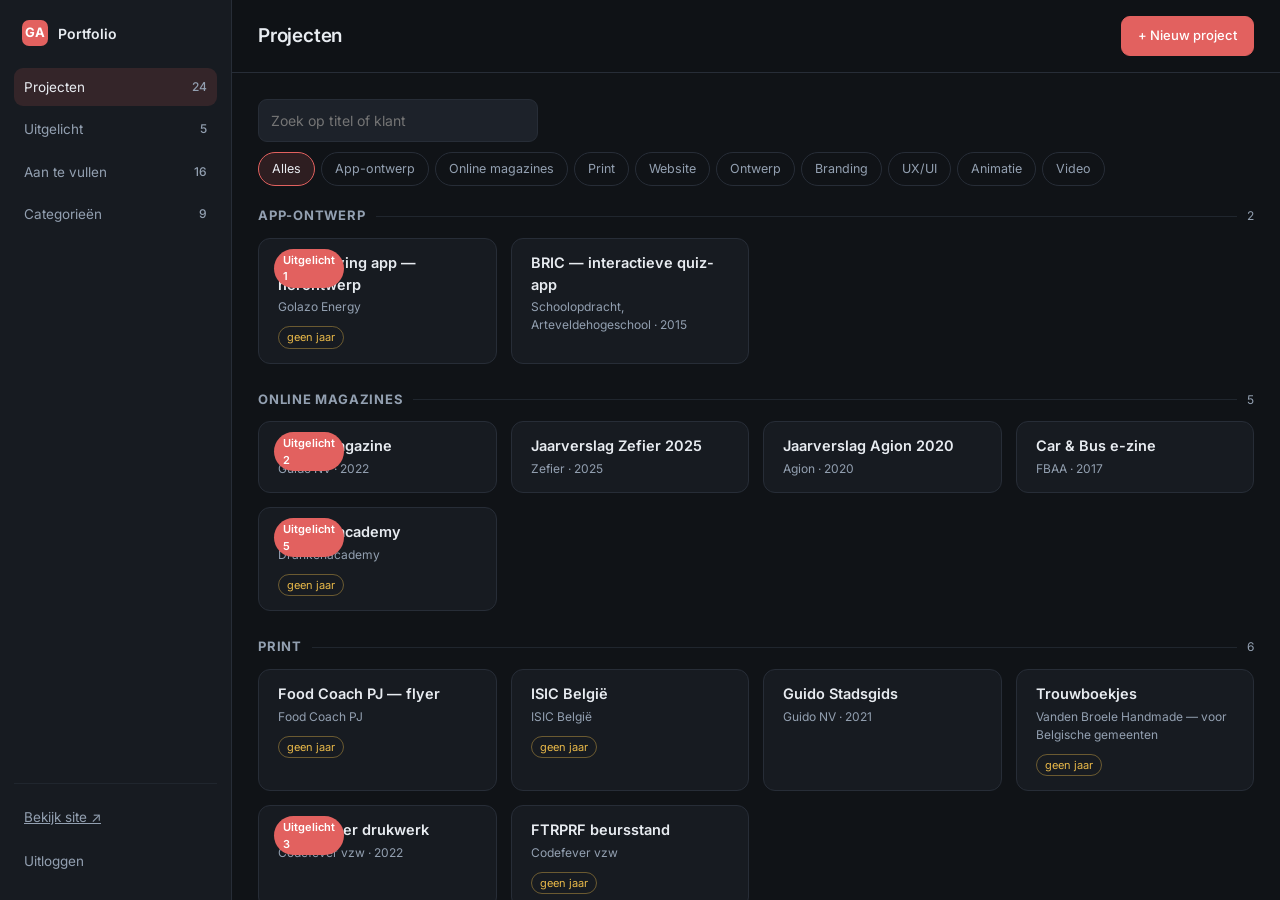
<file: admin/_demo.html>
<!DOCTYPE html>
<html lang="nl">
<head>
<meta charset="utf-8">
<meta name="viewport" content="width=device-width,initial-scale=1">
<title>Beheerscherm — proefdraaien zonder GitHub</title>
<link href="https://fonts.googleapis.com/css2?family=Inter:wght@400;500;600;700&display=swap" rel="stylesheet">
<link rel="stylesheet" href="style.css">
</head>
<body>
<div id="root"></div>
<script>
/* Proefversie: leest de echte projectbestanden, maar schrijft niets weg. */
window.gh = {
  store: { token: 'demo', repo: 'demo/demo', branch: 'main' },
  checkToken: function () { return Promise.resolve(true); },
  listDir: function () {
    return fetch('../content/projects.json').then(function (r) { return r.json(); }).then(function (d) {
      window.__demo = {};
      d.groups.forEach(function (g) {
        g.items.forEach(function (p, i) {
          var copy = JSON.parse(JSON.stringify(p));
          copy.category = g.category;
          copy.order = (i + 1) * 10;
          window.__demo['content/projects/' + p.id + '.json'] = copy;
        });
      });
      return Object.keys(window.__demo).map(function (path) {
        return { name: path.split('/').pop(), path: path };
      });
    });
  },
  readJSON: function (path) {
    if (path === 'content/settings.json') {
      return fetch('../content/settings.json').then(function (r) { return r.json(); }).then(function (d) {
        return { data: d, sha: 'x' };
      });
    }
    return Promise.resolve({ data: window.__demo[path], sha: 'x' });
  },
  writeJSON: function () { return Promise.resolve('x'); },
  writeBinary: function (p) { return Promise.resolve(p); },
  remove: function () { return Promise.resolve(); }
};
</script>
<script src="app.js"></script>
<script src="editor.js"></script>
</body>
</html>
</file>
<file: css/style.css>
@import url('https://fonts.googleapis.com/css2?family=Jost:wght@300;400;500&family=Inter:wght@400;500&display=swap');

/* ==========================================================================
   Tokens
   ========================================================================== */
:root{
  --ga-ink:#222222;--ga-black:#000000;--ga-white:#ffffff;--ga-off-white:#f8f8f8;
  --ga-grey:#7b7b7b;--ga-grey-200:#d9d9d9;--ga-coral:#dc6a6a;

  --surface-page:var(--ga-off-white);--surface-inverse:var(--ga-ink);--surface-placeholder:var(--ga-grey-200);
  --text-body:var(--ga-ink);--text-heading:var(--ga-ink);--text-muted:var(--ga-grey);
  --text-nav:var(--ga-black);--text-inverse:var(--ga-white);
  --accent:var(--ga-coral);--focus-ring:var(--ga-coral);
  --line-field:var(--ga-ink);--hairline:rgba(0,0,0,.1);--line-inverse-soft:rgba(255,255,255,.3);

  --font-display:'Jost',-apple-system,BlinkMacSystemFont,'Segoe UI',Roboto,'Helvetica Neue',Arial,sans-serif;
  --font-ui:'Inter',-apple-system,BlinkMacSystemFont,'Segoe UI',Roboto,'Helvetica Neue',Arial,sans-serif;

  --side-pad:clamp(30px,6vw,198px);
  /* Phone header height, driven by the 44px menu button plus 22px padding either side.
     The hero subtracts this, so keep the two in step. */
  --header-h:88px;
  --section-pad-y:clamp(48px,8vw,100px);
  --transition:200ms ease;
  --radius-thumb:4px;--radius-image:8px;--radius-photo:16px;--radius-pill:40px;
  --header-scrim:rgba(248,248,248,.9);
  --shadow-nav-sheet:0 8px 16px rgba(0,0,0,.06);

  /* Telefoonframe (393 px breed) uit het Figma-frame "Homepage Smartphone v2":
     Hello staat groter en bijna over de volle breedte, het penseel erboven. */
  --hero-size:min(40vw,190px);
  --brush-size:55vw;
  --content-indent:14.5vw;
}

/* ==========================================================================
   Reset + base
   ========================================================================== */
*,*::before,*::after{box-sizing:border-box}
html{scroll-behavior:smooth;scroll-padding-top:var(--anchor-offset,0px)}
body{margin:0;background:var(--surface-page);color:var(--text-body);font-family:var(--font-ui);-webkit-font-smoothing:antialiased}
img{max-width:100%;height:auto;display:block}
/* Zonder dit verliezen de .hidden-secties hun verberging: een display in de stylesheet
   weegt zwaarder dan de standaardregel van de browser voor [hidden]. */
[hidden]{display:none!important}
a{color:inherit;text-decoration:none;-webkit-tap-highlight-color:transparent}
a:hover{color:var(--accent)}
button{font:inherit}
:focus-visible{outline:2px solid var(--focus-ring);outline-offset:3px}
h1,h2,h3,p{overflow-wrap:break-word;text-wrap:pretty}
.visually-hidden{position:absolute;width:1px;height:1px;overflow:hidden;clip-path:inset(50%);white-space:nowrap}
@media (prefers-reduced-motion:reduce){html{scroll-behavior:auto}*{animation:none!important;transition:none!important}}

/* ==========================================================================
   Shared pieces
   ========================================================================== */
.section{padding:var(--section-pad-y) var(--side-pad)}
.section-title{font-family:var(--font-display);font-weight:300;font-size:clamp(56px,10vw,140px);line-height:1;margin:0 0 18px}
.title-rule{display:block;width:180px;max-width:40%;height:4px;background:var(--accent);border-radius:2px;margin-bottom:clamp(28px,4vw,48px)}
.lede{max-width:700px;font-family:var(--font-display);font-size:clamp(16px,4vw,19px);line-height:1.6;margin:0 0 clamp(36px,5vw,64px)}
.dash{display:inline-block;width:20px;height:2px;background:var(--accent);flex:none}

.btn{display:inline-flex;align-items:center;justify-content:center;gap:14px;min-height:52px;padding:16px 30px;border:none;border-radius:var(--radius-pill);cursor:pointer;font-family:var(--font-display);font-size:clamp(16px,4vw,18px);line-height:1;background:var(--ga-ink);color:var(--text-inverse);transition:transform var(--transition),background var(--transition)}
.btn:hover{background:var(--ga-black);color:var(--text-inverse);transform:translateY(-2px)}
.btn--light{background:var(--ga-white);color:var(--ga-ink)}
.btn--light:hover{background:#f0f0f0;color:var(--ga-ink)}
.btn--block{width:100%}

.arrow-link{display:inline-flex;align-items:center;gap:10px;font-family:var(--font-display);font-size:16px;line-height:1;color:var(--ga-ink);transition:color var(--transition)}
.arrow-link:hover{color:var(--accent)}
.arrow-link--muted{color:var(--text-muted);font-size:15px}
.arrow-link--muted:hover{color:var(--ga-ink)}

.circle-btn{width:40px;height:40px;border-radius:50%;border:1px solid var(--ga-ink);background:transparent;color:var(--ga-ink);display:flex;align-items:center;justify-content:center;cursor:pointer;padding:0;transition:background var(--transition),color var(--transition),opacity var(--transition)}
.circle-btn:hover{background:var(--ga-ink);color:var(--ga-white)}
.circle-btn[disabled]{opacity:.35;cursor:default}
.circle-btn[disabled]:hover{background:transparent;color:var(--ga-ink)}

/* ==========================================================================
   Header + navigation
   ========================================================================== */
.header{position:sticky;top:0;z-index:100;display:flex;align-items:center;justify-content:space-between;height:var(--header-h);padding:0 var(--side-pad);background:var(--header-scrim);backdrop-filter:blur(8px);-webkit-backdrop-filter:blur(8px)}
.header__logo{display:flex}
.header__logo img{height:36px;width:auto}
.nav{display:none}
.nav__link{position:relative;font-family:var(--font-ui);font-size:18px;line-height:1;color:var(--text-nav);padding-bottom:.25em;white-space:nowrap}
.nav__link::after{content:'';position:absolute;left:0;bottom:0;width:37px;height:3px;background:var(--accent);transform:scaleX(0);transform-origin:left;transition:transform var(--transition)}
.nav__link:hover,.nav__link[aria-current='true']{color:var(--text-nav)}
.nav__link:hover::after,.nav__link[aria-current='true']::after{transform:scaleX(1)}

.menu-btn{width:45px;height:44px;border:none;background:none;cursor:pointer;padding:0;display:flex;flex-direction:column;align-items:center;justify-content:center;gap:12px;position:relative;z-index:1002}
.menu-btn span{display:block;width:45px;height:3px;background:var(--ga-ink);transition:transform var(--transition)}
/* De header is een eigen stacking context (sticky + z-index), dus een z-index op de knop zelf
   helpt niet: het overlay is een sibling van de header. Bij een open menu tilt de hele header
   boven het overlay, zodat het sluitkruis zichtbaar en klikbaar blijft. */
body[data-menu-open='true'] .header{z-index:1002}
.menu-btn[aria-expanded='true'] span:first-child{transform:translateY(7.5px) rotate(45deg)}
.menu-btn[aria-expanded='true'] span:last-child{transform:translateY(-7.5px) rotate(-45deg)}

.menu{position:fixed;inset:0;z-index:1001;background:var(--surface-page);display:flex;flex-direction:column;justify-content:space-between;padding:104px var(--side-pad) calc(32px + env(safe-area-inset-bottom,0px));opacity:0;transform:translateY(-8px);pointer-events:none;transition:opacity 220ms ease,transform 220ms ease}
.menu[data-open='true']{opacity:1;transform:none;pointer-events:auto}
.menu__list{display:flex;flex-direction:column}
.menu__item{display:flex;align-items:baseline;gap:16px;padding:18px 0;border-top:1px solid var(--hairline)}
.menu__item:first-child{border-top:none}
.menu__n{font-family:var(--font-display);font-size:13px;color:var(--text-muted);min-width:22px}
.menu__item[aria-current='true'] .menu__n{color:var(--accent)}
.menu__label{position:relative;font-family:var(--font-display);font-weight:300;font-size:clamp(34px,11vw,52px);line-height:1.05;color:var(--text-heading)}
.menu__label::after{content:'';position:absolute;left:0;bottom:-6px;width:37px;height:3px;background:var(--accent);transform:scaleX(0);transform-origin:left;transition:transform var(--transition)}
.menu__item[aria-current='true'] .menu__label::after{transform:scaleX(1)}
.menu__foot{display:flex;flex-direction:column;gap:8px}
.menu__foot .dash{width:53px;height:4px;margin-bottom:10px}
.menu__foot a{font-family:var(--font-ui);font-size:15px}
.menu__foot a:last-child{color:var(--text-muted)}

@media (min-width:721px){
  .header{padding:4.167vw 9.896vw 2.604vw 10.313vw;height:auto}
  .header__logo img{height:3.333vw}
  .nav{display:flex;gap:1.979vw;align-items:flex-end}
  .nav__link{font-size:1.667vw}
  .nav__link::after{width:1.916vw;height:.313vw}
  .menu-btn,.menu{display:none}
}

/* ==========================================================================
   Hero
   --------------------------------------------------------------------------
   Phone values are measured off the Figma frame "Homepage Smartphone"
   (393px wide) and written as vw, so 1vw == 3.93 design px. Above 721px the
   layout switches to the 1920 desktop frame, where 1vw == 19.2 design px.
   ========================================================================== */
.hero{position:relative;min-height:calc(100svh - var(--header-h));overflow:hidden;display:flex;flex-direction:column;justify-content:center;padding:0 0 82px}
.hero__block{position:relative;width:100%}
/* Het penseel hangt aan het woord zelf: het begint net na de laatste o en steekt er
   bovenuit, achter de tekst. Zo blijft de verhouding kloppen op elke schermbreedte. */
.hero__word{position:relative;width:fit-content}
/* Het penseel staat op telefoon volledig tussen de cijfers en het woord: niets overlapt.
   De haren rusten net boven de H, de steel loopt schuin naar rechtsboven. De ruimte
   erboven wordt vrijgehouden door de marge op .hero__main. */
.hero__brush{position:absolute;left:2vw;bottom:100%;top:auto;width:var(--brush-size);height:auto;transform:rotate(12deg);transform-origin:0 100%;z-index:0;pointer-events:none}
.hero__title{position:relative;z-index:1;margin:0;font-family:var(--font-display);font-weight:300;font-size:var(--hero-size);line-height:.9;letter-spacing:-.01em;color:var(--text-heading);white-space:nowrap}
.about__photo{height:auto}
.hero__role{position:relative;z-index:1;display:flex;align-items:center;gap:3.56vw;padding:0 6.1vw;margin:0;font-family:var(--font-display);font-weight:300;font-size:min(2.8vw,15px);line-height:1;color:var(--text-muted);white-space:nowrap}
.hero__role::before,.hero__role::after{content:'';height:2px;background:var(--ga-grey);flex:1}
.hero__stats{position:relative;z-index:1;display:flex;gap:16vw;margin:10vw 0 0;padding-left:var(--content-indent)}
.stat{display:flex;flex-direction:column}
.stat__value{font-family:var(--font-display);font-weight:300;font-size:min(20vw,56px);line-height:1;color:var(--text-heading);display:flex;align-items:flex-start;white-space:nowrap}
/* The plus hangs into the left margin so the digits line up with "Hello". The offset is the
   plus's own rendered advance (~0.59 of its reduced em), not a full em. */
.stat__plus{font-size:.625em;line-height:1;margin-left:-.59em}
.stat__label{font-family:var(--font-display);font-weight:300;font-size:min(3.05vw,16px);line-height:1;color:var(--text-muted);margin-top:.3em;white-space:nowrap}
.hero__main{position:relative;z-index:1;margin:55vw 0 0;padding-left:7vw}
.hero__sub{display:flex;align-items:center;gap:1.5vw;margin:0 0 0 3vw;font-family:var(--font-display);font-size:max(16px,min(2.8vw,16px));line-height:1.35;color:var(--text-body)}
.hero__sub .dash{width:4.58vw;height:2px}
.scroll-down{position:absolute;left:0;right:0;bottom:34px;display:flex;align-items:center;justify-content:center;gap:.5em;font-family:var(--font-display);font-size:min(3.56vw,17px);line-height:1;color:var(--text-nav);white-space:nowrap}
.scroll-down svg{animation:ga-bob 1.8s ease-in-out infinite}
@keyframes ga-bob{0%,100%{transform:translateY(0)}50%{transform:translateY(5px)}}

@media (min-width:721px){
  /* Coordinates from the Figma desktop frame divided by 19.2. */
  .hero{display:block;height:46.146vw;min-height:420px;padding:0;--hero-size:18.229vw;--content-indent:0}
  .hero__block{position:static;width:auto}
  .hero__role{position:absolute;left:10.469vw;top:18.386vw;transform:translate(-50%,-50%) rotate(-90deg);padding:0;margin:0;font-size:1.042vw;gap:.833vw}
  .hero__role::before,.hero__role::after{flex:none;width:3.594vw;height:.104vw}
  .hero__stats{position:absolute;left:25.469vw;top:2.708vw;gap:6.302vw;margin:0;padding:0}
  .stat__value{font-size:3.333vw}
  .stat__plus{margin-left:0}
  .stat__label{font-size:1.042vw}
  .hero__main{position:absolute;left:25.469vw;top:16.667vw;margin:0;padding:0}
  .hero__word{position:static}
  /* .hero__main is hier het referentiekader, dus de Figma-coördinaten zijn verminderd
     met de eigen positie van .hero__main (25.469vw, 16.667vw). */
  .hero__brush{position:absolute;left:29.114vw;top:-6.991vw;right:auto;width:26.042vw;height:26.042vw;transform:rotate(-20deg);transform-origin:0 0}
  .hero__title{font-size:18.229vw;letter-spacing:-.005em}
  .hero__sub{position:absolute;left:4.687vw;top:16.041vw;margin:0;font-size:1.354vw;gap:1.146vw;white-space:nowrap}
  .hero__sub .dash{width:2.76vw;height:.208vw}
  .scroll-down{position:absolute;left:46.302vw;right:auto;top:41.771vw;bottom:auto;font-size:1.354vw}
}

/* ==========================================================================
   Over mij
   ========================================================================== */
.about__grid{display:grid;gap:30px;align-items:start}
.about__photo{width:100%;border-radius:var(--radius-photo)}
.about__body{display:flex;flex-direction:column;align-items:flex-start;gap:28px;max-width:700px}
.about__body p{font-family:var(--font-display);font-size:clamp(16px,4vw,19px);line-height:1.6;margin:0}
@media (min-width:721px){
  .about__grid{grid-template-columns:minmax(0,1.35fr) minmax(0,1fr);gap:48px}
  .about__photo--mobile{display:none}
  .about__body{gap:40px}
}
@media (max-width:720px){.about__photo--desktop{display:none}.about__body .btn{width:100%}}

/* ==========================================================================
   Highlight rail
   ========================================================================== */
.rail{margin-bottom:52px}
.rail__head{display:flex;align-items:flex-end;justify-content:space-between;gap:24px;margin-bottom:20px}
.rail__title{display:flex;align-items:center;gap:14px}
.rail__title .dash{width:32px;height:4px}
.rail__title h3{font-family:var(--font-display);font-weight:300;font-size:21px;line-height:1;margin:0;color:var(--text-heading)}
.rail__controls{display:none;gap:10px;flex:none}
.rail__track{display:flex;gap:16px;overflow-x:auto;scroll-snap-type:x mandatory;padding-bottom:8px;scrollbar-width:none}
.rail__track::-webkit-scrollbar{height:0}
.rail__hint{margin:12px 0 0;font-family:var(--font-ui);font-size:12px;color:var(--text-muted)}
.card{flex:0 0 min(78vw,340px);scroll-snap-align:start;display:flex;flex-direction:column;color:var(--text-body)}
.card__thumb{aspect-ratio:47/23;background:var(--surface-placeholder);background-size:cover;background-position:center;border-radius:var(--radius-thumb);transition:filter var(--transition)}
.card:hover .card__thumb{filter:brightness(.94)}
.card__eyebrow{display:flex;align-items:center;gap:10px;margin:14px 0 6px;font-family:var(--font-ui);font-size:13px;color:var(--text-muted)}
.card__title{font-family:var(--font-display);font-weight:300;font-size:clamp(20px,4.6vw,26px);line-height:1.15}
.card__blurb{font-family:var(--font-display);font-size:clamp(15px,3.6vw,16px);color:var(--text-muted);line-height:1.5;margin-top:8px}
@media (min-width:721px){
  .rail{margin-bottom:clamp(56px,7vw,96px)}
  .rail__head{margin-bottom:28px}
  .rail__title .dash{width:53px}
  .rail__title h3{font-size:26px}
  .rail__controls{display:flex}
  .rail__track{gap:32px}
  .rail__hint{display:none}
  .card{flex:0 0 470px}
}

/* ==========================================================================
   Project index
   ========================================================================== */
.index-wrap{display:grid;gap:40px;align-items:start}
.row{display:grid;grid-template-columns:32px 76px minmax(0,1fr) 20px;align-items:center;gap:14px;border-top:1px solid var(--hairline);padding:18px 0;color:var(--text-body)}
/* Kleine thumbnail in de rij — vervalt zodra het previewpaneel ernaast past. */
.row__thumb{aspect-ratio:47/23;background:var(--surface-placeholder);background-size:cover;background-position:center;border-radius:var(--radius-thumb);transition:filter var(--transition)}
.row:hover .row__thumb{filter:brightness(.94)}
.row:last-of-type{border-bottom:1px solid var(--hairline)}
.row__n{font-family:var(--font-display);font-size:14px;color:var(--text-muted);transition:color var(--transition)}
.row:hover .row__n{color:var(--accent)}
.row__main{min-width:0}
.row__title{display:block;font-family:var(--font-display);font-weight:300;font-size:22px;line-height:1.15;color:var(--text-heading);transition:transform var(--transition)}
.row:hover .row__title{transform:translateX(8px)}
.row__meta{display:block;margin-top:6px;font-family:var(--font-ui);font-size:14px;color:var(--text-muted)}
.row__cat,.row__year{display:none;font-family:var(--font-ui);font-size:14px;color:var(--text-muted);white-space:nowrap}
.row__arrow{color:var(--ga-ink);opacity:.5;transition:opacity var(--transition)}
.row:hover .row__arrow{opacity:1}
.load-more{width:100%;border:none;border-bottom:1px solid var(--hairline);background:none;cursor:pointer;padding:26px 0;display:flex;align-items:center;justify-content:center;gap:12px;font-family:var(--font-display);font-size:18px;color:var(--text-body);transition:color var(--transition)}
.load-more:hover{color:var(--accent)}
.load-more__count{color:var(--text-muted)}
.index-foot{padding:28px 0 0}
.preview{display:none}
@media (min-width:721px){
  .row{grid-template-columns:44px 108px minmax(0,1fr) auto auto 24px;gap:20px;padding:22px 0}
  .row__title{font-size:30px}
  .row__meta{display:none}
  .row__cat{display:block;min-width:96px}
  .row__year{display:block;min-width:44px}
  .row__arrow{opacity:0}
}
@media (min-width:900px){
  /* Het previewpaneel neemt de taak van de rij-thumbnail over. Categorie en jaar
     verhuizen mee naar het paneel, zodat de titel de volle breedte houdt. */
  .row{grid-template-columns:44px minmax(0,1fr) 24px}
  .row__thumb,.row__cat,.row__year{display:none}
  .row__meta{display:block}
  .index-wrap{grid-template-columns:minmax(0,1fr) minmax(0,300px);gap:40px}
  .preview{display:block;position:sticky;top:140px;min-width:0}
  /* Enkel de anker rond de thumbnail moet block worden, anders lost de aspect-ratio niet
     op. De "Bekijk project"-link eronder blijft inline-flex, zodat zijn gap werkt. */
  .preview>a:first-of-type{display:block}
  .preview__thumb{display:block;aspect-ratio:47/23;background:var(--surface-placeholder);background-size:cover;background-position:center;border-radius:var(--radius-thumb);margin-bottom:16px}
  .preview__meta{display:flex;align-items:center;gap:10px;margin-bottom:8px;font-family:var(--font-ui);font-size:13px;color:var(--text-muted)}
  .preview h3{font-family:var(--font-display);font-weight:300;font-size:24px;line-height:1.15;margin:0 0 8px;color:var(--text-heading)}
  .preview p{font-family:var(--font-display);font-size:15px;line-height:1.5;color:var(--text-muted);margin:0 0 16px}
}
@media (min-width:1101px){
  /* Vanaf hier is er plaats voor de kolommen categorie en jaar naast de titel. Die
     concurreren met de titel, dus krijgt die hier — en enkel hier — een afkapping. */
  .row{grid-template-columns:44px minmax(0,1fr) auto auto 24px}
  .row__title{overflow:hidden;text-overflow:ellipsis;white-space:nowrap}
  .row__cat,.row__year{display:block}
  .row__meta{display:none}
  .index-wrap{grid-template-columns:minmax(0,1fr) minmax(0,420px);gap:72px}
  .preview__thumb{margin-bottom:20px}
  .preview__meta{margin-bottom:10px}
  .preview h3{font-size:30px;margin-bottom:10px}
  .preview p{font-size:16px;line-height:1.6;margin-bottom:20px}
}

/* ==========================================================================
   Filter bar
   ========================================================================== */
.filters{display:flex;gap:clamp(22px,5vw,40px);align-items:flex-end;border-bottom:1px solid var(--hairline);padding-bottom:18px;overflow-x:auto;scrollbar-width:none;margin-bottom:36px}
.filters::-webkit-scrollbar{height:0}
.filter{position:relative;border:none;background:none;cursor:pointer;padding:0 0 14px;flex:none;white-space:nowrap;font-family:var(--font-ui);font-size:clamp(15px,3.8vw,18px);line-height:1;color:var(--text-muted);transition:color var(--transition)}
.filter[aria-pressed='true']{color:var(--ga-black)}
.filter::after{content:'';position:absolute;left:0;bottom:-19px;width:37px;height:3px;background:var(--accent);transform:scaleX(0);transform-origin:left;transition:transform var(--transition)}
.filter[aria-pressed='true']::after{transform:scaleX(1)}
.filters__count{margin-left:auto;flex:none;font-family:var(--font-display);font-size:15px;color:var(--text-muted);padding-bottom:14px;white-space:nowrap}
@media (max-width:720px){.filters__count{display:none}}
@media (min-width:721px){.filters{margin-bottom:48px}}

/* ==========================================================================
   Contact form
   ========================================================================== */
.form{max-width:900px}
.form__row{display:grid;grid-template-columns:1fr}
.field{display:flex;flex-direction:column;gap:10px;margin-bottom:clamp(26px,5vw,36px);min-width:0}
/* De labels staan enkel nog voor schermlezers; de placeholder draagt het opschrift. */
.field label{font-family:var(--font-ui);font-size:clamp(16px,3.8vw,18px);color:var(--text-body)}
.field input,.field textarea{border:none;border-bottom:1px solid var(--line-field);border-radius:0;background:transparent;padding:10px 4px;font-family:var(--font-ui);font-size:17px;color:var(--text-body);width:100%;min-width:0;outline:none;-webkit-appearance:none;transition:border-color var(--transition)}
.field input::placeholder,.field textarea::placeholder{color:var(--text-muted);opacity:1}
.field textarea{resize:vertical}
.field input:focus,.field textarea:focus{border-bottom-color:var(--accent)}
.form__status{margin-top:16px;font-size:15px;color:var(--text-muted);min-height:20px}
@media (min-width:721px){.form__row{grid-template-columns:minmax(0,1fr) minmax(0,1fr);gap:32px 64px}.form .btn{width:auto}}
@media (max-width:720px){.form .btn{width:100%}}

/* ==========================================================================
   Footer
   ========================================================================== */
.footer{background:var(--surface-inverse);color:var(--text-inverse);padding:40px var(--side-pad) calc(36px + env(safe-area-inset-bottom,0px))}
.footer a{color:var(--ga-white)}
.footer a:hover{color:var(--ga-white)}
.footer__badge{width:56px;height:56px;border-radius:50%;background:var(--ga-white);display:flex;align-items:center;justify-content:center;padding:11px;margin-bottom:28px;transition:transform var(--transition)}
.footer__badge:hover{transform:translateY(-3px)}
.footer__badge img{width:100%;height:100%;object-fit:contain}
.footer h3{font-family:var(--font-ui);font-weight:500;font-size:17px;line-height:1;margin:0 0 18px}
.footer__line{display:flex;align-items:center;gap:12px;margin-bottom:14px;font-family:var(--font-ui);font-size:15px}
.footer__line img{width:18px;flex:none}
.footer__line span{overflow-wrap:anywhere}
.footer__socials{display:flex;gap:12px}
.social{width:42px;height:42px;border-radius:50%;border:1px solid var(--line-inverse-soft);display:flex;align-items:center;justify-content:center;transition:background var(--transition),border-color var(--transition)}
.social:hover{background:var(--ga-white);border-color:var(--ga-white)}
.social img{width:20px}
@media (min-width:721px){
  .footer{display:flex;align-items:flex-start;justify-content:space-between;flex-wrap:wrap;gap:48px;padding:clamp(40px,6vw,64px) var(--side-pad)}
  .footer__badge{width:114px;height:114px;padding:23px;margin:0;order:3;align-self:center}
  .footer h3{font-size:22px;margin-bottom:24px}
  .footer__col--socials{text-align:center;flex:1}
  .footer__socials{justify-content:center}
}

/* ==========================================================================
   Project detail page
   ========================================================================== */
.crumb{padding:24px var(--side-pad) 0}
.project__head{padding:clamp(32px,8vw,100px) var(--side-pad) clamp(28px,4vw,48px)}
.project__head .title-rule{margin-bottom:0}
.project__eyebrow{color:var(--text-muted);font-family:var(--font-ui);font-size:15px;margin:0 0 8px}
.project__title{font-family:var(--font-display);font-weight:300;font-size:clamp(34px,9vw,110px);line-height:1;margin:0 0 18px}
.project__hero{padding:0 var(--side-pad)}
.block{width:100%;background:var(--surface-placeholder);background-size:cover;background-position:center;border-radius:var(--radius-image)}
/* Voor schermafbeeldingen: volledig tonen op een witte grond, nooit snijden. */
.block--contain{background-size:contain;background-repeat:no-repeat;background-color:var(--ga-white)}
/* De hero-verhouding is een terugval: project.js overschrijft hem met de echte
   verhouding van het beeld zodra een project een ratio meegeeft. */
.project__hero .block{aspect-ratio:4/3}
/* Doorbladerbare publicatie in plaats van een schermafbeelding. De padding-top houdt de
   verhouding vast zonder vaste hoogte, zodat het op telefoon niet te laag wordt. */
.embed{position:relative;padding-top:max(60%,324px);width:100%;height:0;border-radius:var(--radius-image);overflow:hidden;background:var(--surface-placeholder)}
/* Een film hoeft niet de volle paginabreedte: boven ~1100px wordt hij anders groter dan
   waarop hij bekeken wordt. */
.embed--video{padding-top:56.25%;max-width:1000px;margin:0 auto}
.embed iframe{position:absolute;inset:0;width:100%;height:100%;border:0}
.project__embed{display:grid;gap:20px;padding:0 var(--side-pad) clamp(40px,7vw,88px)}
.project__embed h2{font-family:var(--font-display);font-weight:300;font-size:clamp(24px,6vw,36px);margin:0}
.project__body{display:grid;gap:28px;padding:clamp(36px,8vw,100px) var(--side-pad)}
.project__body h2{font-family:var(--font-display);font-weight:300;font-size:clamp(24px,6vw,36px);margin:0 0 16px}
.project__body p{font-family:var(--font-display);font-size:clamp(16px,4vw,19px);line-height:1.7;margin:0}
.project__actions{display:flex;flex-wrap:wrap;align-items:center;gap:20px;margin-top:32px}
.figure{margin:0}
button.block{padding:0;border:none;display:block;width:100%;cursor:zoom-in}
/* Staande beelden (posters, banners, telefoonschermen) blijven op posterformaat, ook als
   ze alleen in hun raster staan. */
/* Een staande hero blijft op posterformaat en wordt nooit boven zijn eigen
   pixelbreedte opgeblazen: --hero-max komt uit de opgegeven verhouding. */
.project__hero--portrait .block{max-width:min(100%,var(--hero-max,620px));margin:0 auto}
/* Beelden staan klein op de pagina — een klik opent ze in het lichtkader. */
.figure--portrait,.process__grid .figure--portrait{max-width:250px}
.figure--square{max-width:300px}
/* Een beeld met een eigen verhouding bepaalt zelf zijn hoogte; de vaste 260px hieronder
   geldt alleen voor beelden zonder opgegeven verhouding. */
.process__grid .figure--portrait .block,.process__grid .figure--square .block,.process__grid .figure--ratio .block{min-height:0}
.figure figcaption{margin-top:10px;font-family:var(--font-ui);font-size:13px;color:var(--text-muted);line-height:1.4}
/* Volledige-paginacaptures: eigen rij, en een schuifkader zodat een pagina van 6000px de
   projectpagina niet onleesbaar lang maakt. In de galerij blijft de breedte begrensd omdat
   de capture daar naast telefoonschermen staat; in een procesblok krijgt hij alle ruimte,
   want daar is hij het onderwerp van het blok. */
.figure--tall{grid-column:1 / -1;max-width:420px}
.process__grid .figure--tall{max-width:none}
/* Een smalle capture (telefoonscherm) blijft in het schuifkader ook op zijn eigen breedte. */
.figure--tall-narrow,.process__grid .figure--tall-narrow{max-width:250px}
/* Aangesneden capture: bovenkant zichtbaar, onderaan uitgevaagd zodat het duidelijk is dat
   er meer is. Klikken opent het volledige beeld. */
.crop{display:block;width:100%;height:320px;padding:0;border:none;cursor:zoom-in;position:relative;background-size:100% auto;background-position:top center;background-repeat:no-repeat;background-color:var(--ga-white);border-radius:var(--radius-image);overflow:hidden;box-shadow:inset 0 0 0 1px var(--hairline)}
.crop::after{content:'';position:absolute;inset:auto 0 0;height:96px;background:linear-gradient(to bottom,rgba(255,255,255,0),rgba(255,255,255,.96))}
.crop__hint{position:absolute;left:50%;bottom:14px;transform:translateX(-50%);z-index:1;font-family:var(--font-ui);font-size:12px;letter-spacing:.06em;text-transform:uppercase;color:var(--text-primary)}
.facts{display:grid;grid-template-columns:repeat(auto-fit,minmax(120px,1fr));gap:18px;margin:0;border-top:1px solid var(--hairline);padding-top:22px}
.facts dt{font-family:var(--font-ui);font-size:13px;color:var(--text-muted);margin-bottom:4px}
.facts dd{font-family:var(--font-ui);font-size:16px;margin:0;color:var(--text-body)}
.project__gallery{padding:0 var(--side-pad) clamp(40px,8vw,100px);display:grid;grid-template-columns:1fr;gap:16px}
.project__gallery .block{aspect-ratio:4/3}
.project__gallery--phones{grid-template-columns:repeat(auto-fit,minmax(150px,1fr));gap:16px}
.project__gallery--phones .block{aspect-ratio:9/16;background-size:contain;background-repeat:no-repeat;background-color:var(--ga-white)}
/* Eén beeld hoeft de rij niet te vullen — een volledige-paginacapture blijft zo leesbaar. */
.project__gallery--single{justify-items:center}
.project__gallery--single .figure{max-width:520px}

/* Procesblokken — moodboards, styletiles, personas */
.project__process{padding:0 var(--side-pad) clamp(40px,8vw,100px)}
.project__process>h2{font-family:var(--font-display);font-weight:300;font-size:clamp(28px,7vw,44px);margin:0 0 8px}
.process{padding-top:clamp(28px,4vw,44px);border-top:1px solid var(--hairline);margin-top:clamp(28px,4vw,44px)}
.process h3{font-family:var(--font-display);font-weight:300;font-size:clamp(21px,5vw,28px);margin:0 0 10px}
.process p{font-family:var(--font-display);font-size:clamp(15px,3.8vw,17px);line-height:1.6;color:var(--text-muted);margin:0 0 24px;max-width:640px}
.process__grid{display:grid;grid-template-columns:1fr;gap:16px}
.process__grid .block{aspect-ratio:auto;min-height:180px;background-size:contain;background-repeat:no-repeat;background-position:center;background-color:var(--ga-white)}
.cta-band{background:var(--surface-inverse);color:var(--text-inverse);padding:clamp(44px,8vw,88px) var(--side-pad);text-align:center;display:flex;flex-direction:column;align-items:center;gap:24px}
.cta-band p{font-family:var(--font-display);font-weight:300;font-size:clamp(24px,6.5vw,44px);margin:0}
.project__nav{display:flex;justify-content:space-between;gap:20px;padding:clamp(28px,5vw,48px) var(--side-pad)}
@media (min-width:721px){
  .project__hero .block{aspect-ratio:16/9}
  .project__body{grid-template-columns:minmax(0,2fr) minmax(0,1fr);gap:clamp(32px,6vw,64px)}
  .facts{display:flex;flex-direction:column;gap:20px;border-top:none;border-left:1px solid var(--hairline);padding:0 0 0 clamp(20px,3vw,32px)}
  .project__gallery{grid-template-columns:repeat(auto-fit,minmax(260px,1fr));gap:24px}
  .project__gallery--phones{grid-template-columns:repeat(5,1fr);gap:20px}
  .process__grid{grid-template-columns:repeat(auto-fit,minmax(200px,240px));gap:24px}
  .process__grid .block{min-height:0}
  .process__grid .figure--ratio:not(.figure--portrait):not(.figure--square){max-width:520px;grid-column:1 / -1}
  /* Eén liggend beeld naast zijn tekst mag op een breed scherm niet de hele kolom vullen: een
     filmstill van 1440px breed wordt dan groter dan de film zelf. Staande beelden houden hun
     eigen, smallere cap hieronder — vandaar de uitsluiting. */
  .process__grid:not(.process__grid--multi) .figure--ratio:not(.figure--portrait):not(.figure--square){max-width:520px}
}

/* ==========================================================================
   Lichtkader — beeld op ware grootte, bladeren met pijlen, toetsen of vegen
   ========================================================================== */
/* Eén schuifvlak in plaats van twee: het overlay scrollt zelf, dus een hoge capture
   voelt als een gewone pagina en er zit geen kader-in-kader. */
.lightbox{position:fixed;inset:0;z-index:2000;display:flex;align-items:center;justify-content:center;gap:8px;padding:clamp(12px,4vw,40px);background:rgba(10,12,12,.94);overflow:auto;overscroll-behavior:contain}
.lightbox--tall{align-items:flex-start}
.lightbox[hidden]{display:none}
/* Het beeld krijgt een breedtedoel en geen hoogtecap: een telefooncapture van 393×2535 moet
   op leesbare breedte staan en verticaal scrollen, niet in de staghoogte geperst worden.
   margin:auto centreert wat past en houdt de bovenkant bereikbaar wat niet past. */
.lightbox__stage{flex:1;min-width:0;display:flex;justify-content:center}
.lightbox__stage img{width:min(100%,var(--zoom-w,1200px));height:auto;margin:0 auto;border-radius:var(--radius-image)}
.lightbox:not(.lightbox--tall) .lightbox__stage img{max-height:calc(100vh - clamp(24px,8vw,80px))}
.lightbox__nav,.lightbox__close{flex:none;border:none;background:rgba(255,255,255,.1);color:#fff;cursor:pointer;border-radius:999px;font-family:var(--font-ui);line-height:1}
.lightbox__nav{position:fixed;top:50%;transform:translateY(-50%);width:48px;height:48px;font-size:30px}
.lightbox__nav--prev{left:clamp(8px,2vw,20px)}
.lightbox__nav--next{right:clamp(8px,2vw,20px)}
.lightbox__nav:hover,.lightbox__close:hover{background:rgba(255,255,255,.22)}
.lightbox__close{position:fixed;top:clamp(12px,3vw,28px);right:clamp(12px,3vw,28px);width:44px;height:44px;font-size:26px}
.lightbox__count{position:fixed;bottom:clamp(12px,3vw,28px);left:50%;transform:translateX(-50%);font-family:var(--font-ui);font-size:13px;color:rgba(255,255,255,.6)}
@media (max-width:720px){
  /* Op telefoon veeg je; de pijlen zouden het beeld alleen smaller maken. */
  .lightbox__nav{display:none}
}
</file>
<file: admin/style.css>
:root{--bg:#101317;--panel:#171b21;--panel-2:#1d222a;--line:#272d37;--line-soft:#20262e;--text:#e8ecf1;--muted:#93a0b1;--accent:#e2615f;--accent-soft:rgba(226,97,95,.14);--ok:#4bb98a;--warn:#e9b949;--radius:12px;--font:'Inter',system-ui,-apple-system,'Segoe UI',sans-serif}
*{box-sizing:border-box}
html,body{margin:0;height:100%}
body{background:var(--bg);color:var(--text);font-family:var(--font);font-size:14px;line-height:1.5;-webkit-font-smoothing:antialiased}
a{color:var(--accent)}
button{font:inherit;color:inherit;cursor:pointer;border:none;background:none}
input,textarea,select{font:inherit;color:var(--text);background:var(--panel-2);border:1px solid var(--line);border-radius:9px;padding:10px 12px;width:100%}
input:focus,textarea:focus,select:focus{outline:none;border-color:var(--accent)}
textarea{resize:vertical;min-height:96px;line-height:1.6}
label{display:block}
.lbl{font-size:12px;letter-spacing:.04em;text-transform:uppercase;color:var(--muted);margin:0 0 6px}
.hint{font-size:12px;color:var(--muted);margin:6px 0 0}

/* ---- knoppen ---- */
.btn{display:inline-flex;align-items:center;gap:8px;padding:9px 16px;border-radius:9px;background:var(--panel-2);border:1px solid var(--line);font-size:13px;font-weight:500;white-space:nowrap}
.btn:hover{border-color:#3a424f;background:#232935}
.btn--primary{background:var(--accent);border-color:var(--accent);color:#fff}
.btn--primary:hover{background:#ee6f6d;border-color:#ee6f6d}
.btn--ghost{background:none}
.btn--danger:hover{border-color:var(--accent);color:var(--accent)}
.btn[disabled]{opacity:.45;cursor:default}
.btn--sm{padding:6px 11px;font-size:12px}

/* ---- kader ---- */
.app{display:grid;grid-template-columns:232px 1fr;height:100vh}
.side{background:var(--panel);border-right:1px solid var(--line);display:flex;flex-direction:column;padding:20px 14px;gap:4px}
.brand{display:flex;align-items:center;gap:10px;padding:0 8px 18px;font-weight:600;letter-spacing:-.01em}
.brand span{width:26px;height:26px;border-radius:7px;background:var(--accent);display:grid;place-items:center;color:#fff;font-size:13px;font-weight:700}
.navbtn{display:flex;align-items:center;gap:10px;width:100%;padding:9px 10px;border-radius:9px;color:var(--muted);font-size:13.5px;text-align:left}
.navbtn:hover{background:var(--panel-2);color:var(--text)}
.navbtn[aria-current='true']{background:var(--accent-soft);color:var(--text)}
.navbtn b{margin-left:auto;font-weight:500;font-size:12px;color:var(--muted)}
.side__foot{margin-top:auto;display:grid;gap:6px;padding-top:14px;border-top:1px solid var(--line-soft)}
.main{overflow:auto}
.bar{position:sticky;top:0;z-index:5;display:flex;align-items:center;gap:12px;padding:16px 26px;background:rgba(16,19,23,.92);backdrop-filter:blur(8px);border-bottom:1px solid var(--line)}
/* De titel houdt een ondergrens: liever een knoppenrij die op een tweede regel valt dan een
   titel die tot één letter samenknijpt. */
.bar{flex-wrap:wrap}
.bar h1{margin:0;font-size:19px;font-weight:600;letter-spacing:-.01em;flex:1 1 220px;min-width:12ch;white-space:nowrap;overflow:hidden;text-overflow:ellipsis}
@media (max-width:900px){.app{grid-template-columns:1fr}.side{flex-direction:row;flex-wrap:wrap;border-right:none;border-bottom:1px solid var(--line);padding:12px}.side__foot{margin:0;border:none;display:flex;padding:0}.brand{padding:0 10px 0 4px}.bar h1{flex:1 0 100%}}
.bar .spacer{flex:1 1 0;min-width:0}
.wrap{padding:26px}

/* ---- projectlijst ---- */
.tools{display:flex;flex-wrap:wrap;gap:10px;margin:0 0 20px}
.tools input[type='search']{max-width:280px}
.chips{display:flex;flex-wrap:wrap;gap:6px}
.chip{padding:7px 13px;border-radius:999px;border:1px solid var(--line);font-size:12.5px;color:var(--muted)}
.chip[aria-pressed='true']{background:var(--accent-soft);border-color:var(--accent);color:var(--text)}
.group{margin:0 0 26px}
.group__head{display:flex;align-items:center;gap:10px;margin:0 0 12px}
.group__head h2{margin:0;font-size:13px;letter-spacing:.06em;text-transform:uppercase;color:var(--muted)}
.group__head i{flex:1;height:1px;background:var(--line-soft);font-style:normal}
.cards{display:grid;grid-template-columns:repeat(auto-fill,minmax(230px,1fr));gap:14px}
.card{background:var(--panel);border:1px solid var(--line);border-radius:var(--radius);overflow:hidden;text-align:left;display:flex;flex-direction:column;transition:border-color .12s,transform .12s}
.card:hover{border-color:#3a424f;transform:translateY(-2px)}
.card.dragging{opacity:.4}
.card.over{border-color:var(--accent)}
.card__img{aspect-ratio:16/10;background:#0c0e12 center/cover no-repeat;position:relative}
.card__img em{position:absolute;inset:0;display:grid;place-items:center;color:#39414d;font-style:normal;font-size:12px}
.card__badge{position:absolute;top:9px;left:9px;padding:3px 9px;border-radius:999px;background:var(--accent);color:#fff;font-size:11px;font-weight:600}
.card__body{padding:12px 13px 13px;display:grid;gap:3px}
.card__body h3{margin:0;font-size:14.5px;font-weight:600}
.card__meta{font-size:12px;color:var(--muted)}
.card__flags{display:flex;gap:6px;margin-top:7px;flex-wrap:wrap}
.flag{font-size:11px;padding:2px 8px;border-radius:999px;border:1px solid var(--line);color:var(--muted)}
.flag--warn{border-color:rgba(233,185,73,.4);color:var(--warn)}

/* ---- editor ---- */
.editor{display:grid;grid-template-columns:minmax(0,1fr) minmax(0,440px);gap:22px;padding:22px 26px;align-items:start}
@media (max-width:1180px){.editor{grid-template-columns:1fr}}
.tabs{display:flex;gap:4px;margin:0 0 18px;border-bottom:1px solid var(--line)}
.tab{padding:10px 15px;color:var(--muted);font-size:13.5px;border-bottom:2px solid transparent;margin-bottom:-1px}
.tab[aria-selected='true']{color:var(--text);border-bottom-color:var(--accent)}
.panel{background:var(--panel);border:1px solid var(--line);border-radius:var(--radius);padding:18px}
.panel + .panel{margin-top:14px}
.panel h3{margin:0 0 4px;font-size:15px}
.panel > p.hint{margin:0 0 16px}
.grid2{display:grid;grid-template-columns:1fr 1fr;gap:14px}
@media (max-width:640px){.grid2{grid-template-columns:1fr}}
.field{margin:0 0 14px}
.field:last-child{margin-bottom:0}

/* ---- beeldveld ---- */
.drop{border:1.5px dashed var(--line);border-radius:10px;padding:14px;display:flex;gap:14px;align-items:center;background:var(--panel-2)}
.drop.over{border-color:var(--accent);background:var(--accent-soft)}
.drop__thumb{width:104px;height:70px;border-radius:8px;background:#0c0e12 center/cover no-repeat;flex:none;display:grid;place-items:center;color:#39414d;font-size:11px}
.drop__body{flex:1;min-width:0;display:grid;gap:6px}
.drop__body p{margin:0;font-size:12.5px;color:var(--muted);word-break:break-all}

/* ---- procesblokken ---- */
.block{background:var(--panel-2);border:1px solid var(--line);border-radius:10px;margin:0 0 12px}
.block.dragging{opacity:.4}
.block.over{border-color:var(--accent)}
.block__head{display:flex;align-items:center;gap:10px;padding:11px 12px}
.block__head .handle{cursor:grab;color:var(--muted);font-size:15px;line-height:1}
.block__head strong{flex:1;font-weight:500;font-size:13.5px;overflow:hidden;text-overflow:ellipsis;white-space:nowrap}
.block__body{padding:0 12px 14px;display:none}
.block[open] .block__body{display:block}
.thumbs{display:flex;flex-wrap:wrap;gap:8px;margin-top:10px}
.thumb{position:relative;width:92px;height:64px;border-radius:7px;background:#0c0e12 center/cover no-repeat;border:1px solid var(--line)}
.thumb button{position:absolute;top:-7px;right:-7px;width:20px;height:20px;border-radius:999px;background:var(--accent);color:#fff;font-size:12px;line-height:20px;text-align:center}

/* ---- voorbeeld ---- */
.preview{position:sticky;top:78px;background:var(--panel);border:1px solid var(--line);border-radius:var(--radius);overflow:hidden}
.preview__bar{display:flex;align-items:center;gap:8px;padding:10px 12px;border-bottom:1px solid var(--line);font-size:12px;color:var(--muted)}
.preview__bar .spacer{flex:1}
/* Het voorbeeld rendert op ware schermbreedte en wordt daarna verkleind, zodat de
   desktopopmaak ook in dit smalle venster desktopopmaak blijft. */
.preview__stage{position:relative;overflow:hidden;background:#fff}
.preview[data-device='phone'] .preview__stage{display:flex;justify-content:center}
.preview iframe{display:block;border:0;background:#fff;transform-origin:top left}
.preview[data-device='phone'] iframe{transform-origin:top center}
.preview .btn[aria-pressed='true']{border-color:var(--accent);color:var(--accent)}

/* ---- uitgelicht ---- */
.slots{display:grid;grid-template-columns:repeat(auto-fit,minmax(190px,1fr));gap:14px}
.slot{background:var(--panel);border:1px solid var(--line);border-radius:var(--radius);padding:12px;display:grid;gap:9px}
.slot__n{font-size:11px;letter-spacing:.08em;text-transform:uppercase;color:var(--muted)}
.slot__img{aspect-ratio:16/10;border-radius:8px;background:#0c0e12 center/cover no-repeat}

/* ---- meldingen ---- */
.toast{position:fixed;right:20px;bottom:20px;z-index:50;display:grid;gap:8px}
.toast div{background:var(--panel-2);border:1px solid var(--line);border-left:3px solid var(--accent);border-radius:9px;padding:11px 14px;font-size:13px;box-shadow:0 12px 30px rgba(0,0,0,.4)}
.toast div.ok{border-left-color:var(--ok)}
.empty{padding:60px 20px;text-align:center;color:var(--muted)}

/* ---- inloggen ---- */
.login{min-height:100vh;display:grid;place-items:center;padding:24px}
.login__box{width:100%;max-width:430px;background:var(--panel);border:1px solid var(--line);border-radius:16px;padding:28px}
.login__box h1{margin:0 0 6px;font-size:21px}
.login__box p{margin:0 0 18px;color:var(--muted);font-size:13.5px}
.login__box .field{margin-bottom:12px}
.steps{margin:16px 0 0;padding:0 0 0 18px;color:var(--muted);font-size:12.5px;line-height:1.7}
.err{color:var(--accent);font-size:13px;margin:12px 0 0}
</file>
